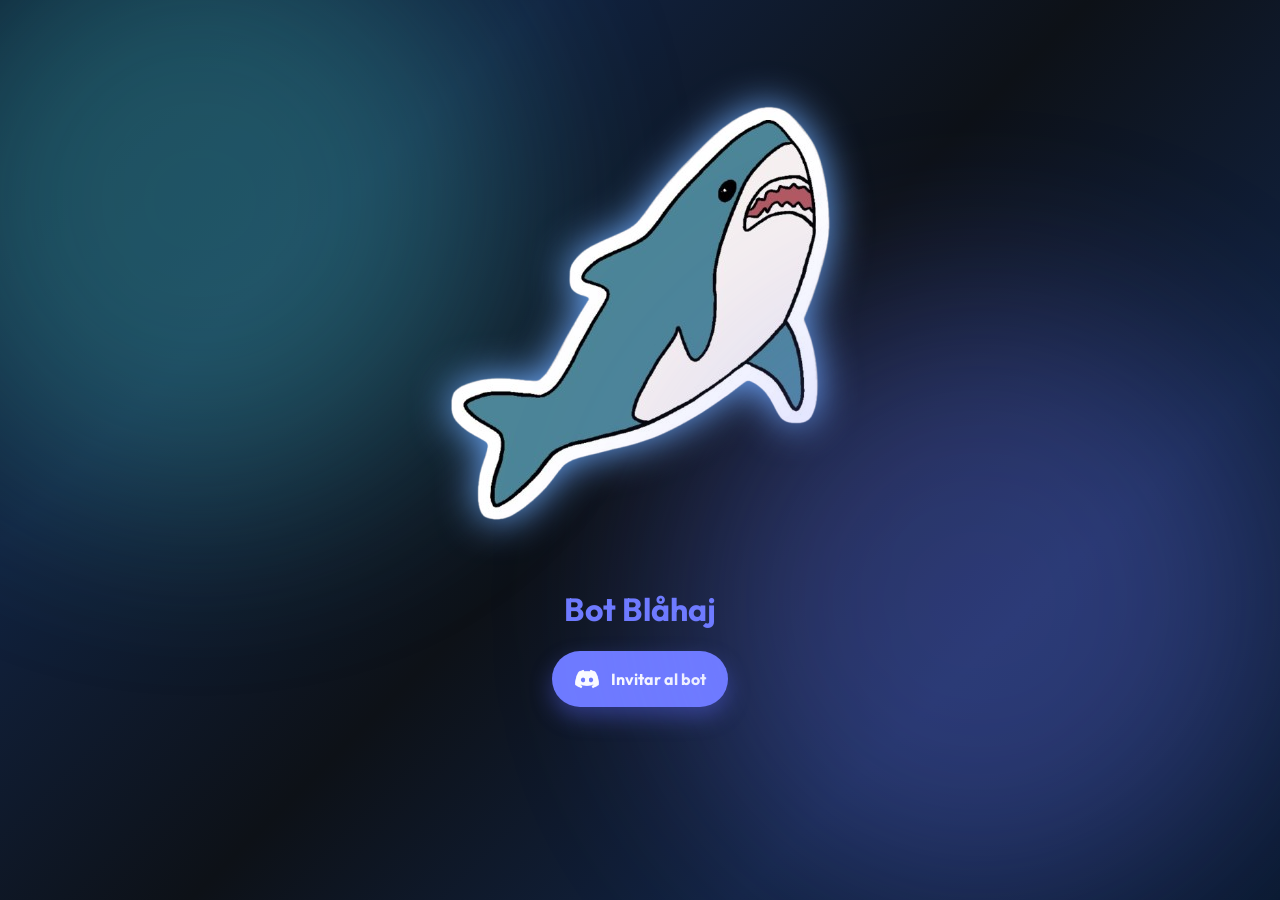
<file: index.html>
<!DOCTYPE html>
<html lang="es">

<head>
    <meta charset="UTF-8">
    <meta name="viewport" content="width=device-width, initial-scale=1.0">
    <meta name="theme-color" content="#112240" />
    <meta name="description" content="Bot de discord de moderacion, configuracion y logs.">
    <meta name="keywords" content="Blåhaj, Bot, Discord, Moderacion, Configuracion, Logs">
    <meta property="og:title" content="Bot Blåhaj">
    <meta property="og:description"
        content="El mejor bot de moderación, configuración y logs para tu servidor de Discord.">
    <meta property="og:image" content="https://botblahaj.com/imagenes/logo.png">
    <meta property="og:url" content="https://botblahaj.com/">
    <meta property="og:type" content="website">
    <meta name="twitter:card" content="summary_large_image">
    <title>Bot Blåhaj</title>
    <link rel="icon" href="imagenes/logo.png" type="image/png">
    <link rel="stylesheet" href="css/general.css">
</head>

<body>
    <main id="inicio" style="text-align:center; padding-top:5%;" onclick=" window.location.href='es/info'">
        <img class="saltaloconejo" src="imagenes/logo.png" alt="Logo animado del Bot Blåhaj">
        <h1>Bot Blåhaj</h1>
        <a class="botomcito" href="https://discord.com/oauth2/authorize?client_id=1448705396536774810" target="_blank">
            <img style="max-width: 26px;" src="../imagenes/discord.png" alt="Icono de Discord">Invitar al bot</a>
    </main>
</body>

</html>
</file>
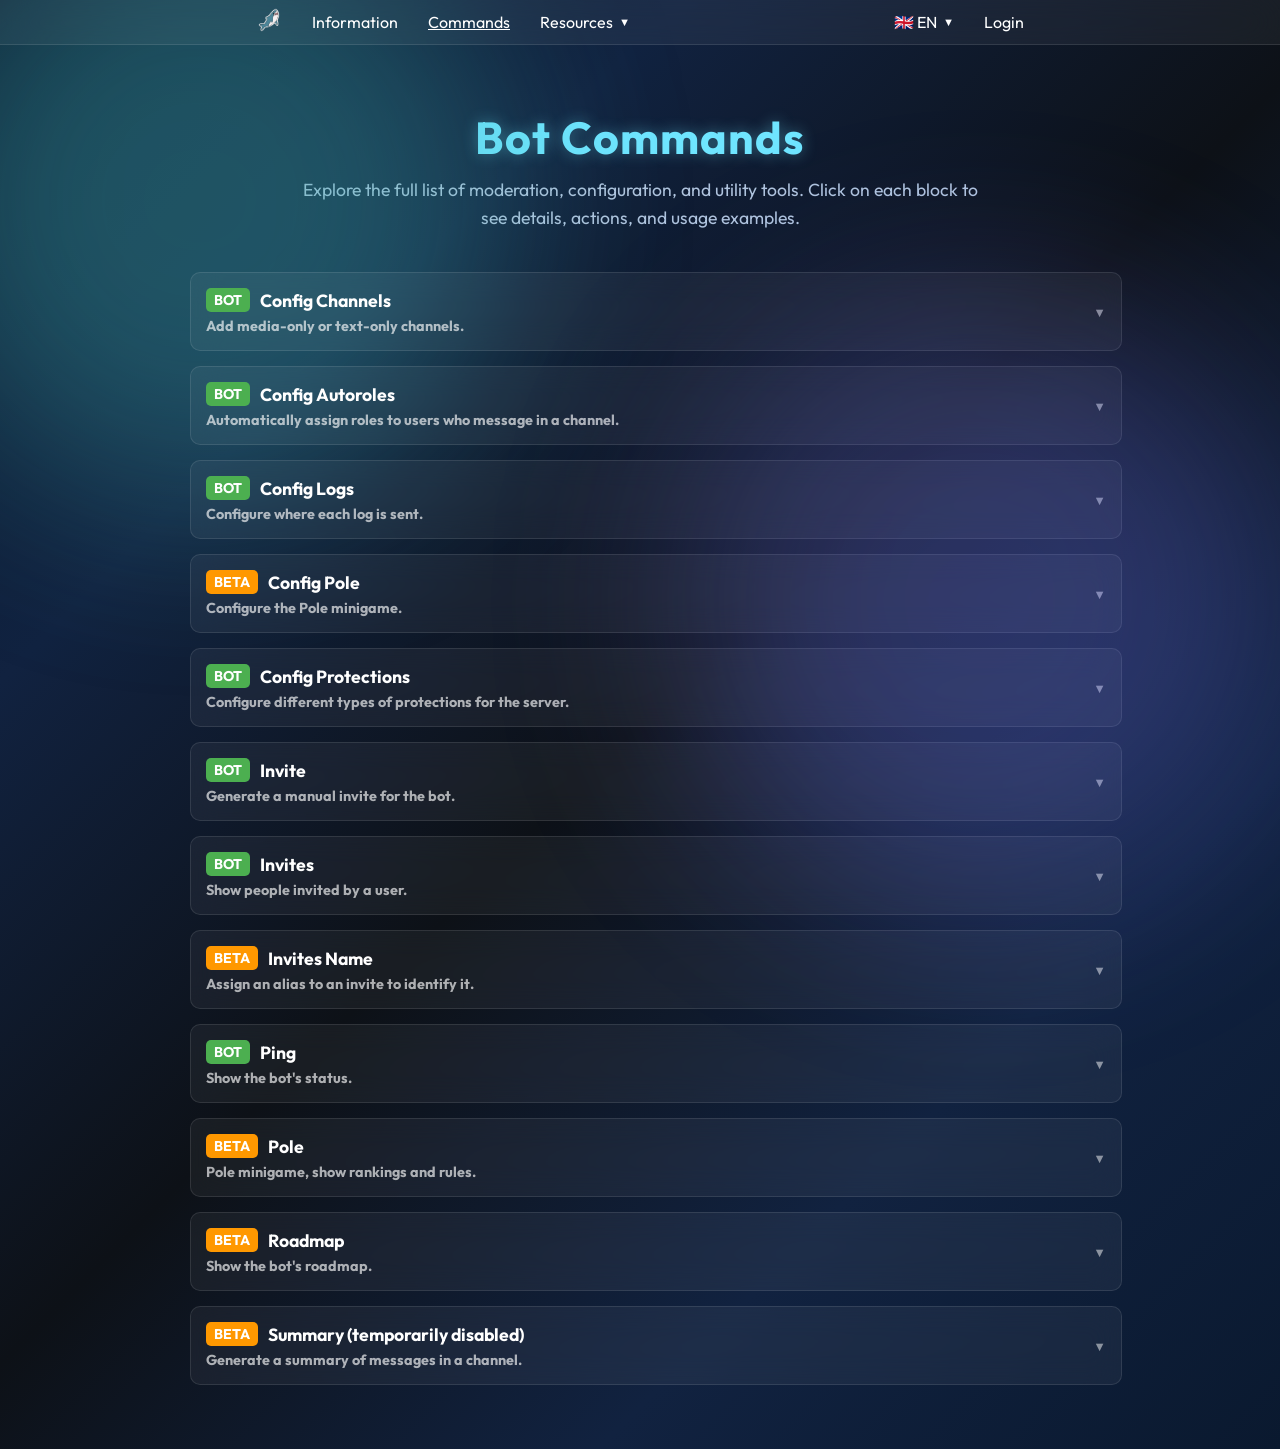
<file: en/comands.html>
<!DOCTYPE html>
<html lang="en">

<head>
    <meta charset="UTF-8">
    <meta name="viewport" content="width=device-width, initial-scale=1.0">
    <meta property="og:title" content="Commands | Blåhaj Bot">
    <meta property="og:description"
        content="The best moderation, configuration, and logging bot for your Discord server.">
    <meta property="og:image" content="https://botblahaj.com/imagenes/logo.png">
    <meta property="og:url" content="https://botblahaj.com/en/comands.html">
    <meta property="og:type" content="website">
    <meta name="twitter:card" content="summary_large_image">
    <title>Commands | Blåhaj Bot</title>
    <link rel="icon" href="../imagenes/logo.png" type="image/png">
    <link rel="alternate" hreflang="es" href="https://botblahaj.com/es/comands.html">
    <link rel="stylesheet" href="../css/general.css">
    <link rel="stylesheet" href="../css/nav.css">
    <link rel="stylesheet" href="../css/comandos.css">
</head>

<body>
    <nav class="navegacion"> <!-- Navigation menu -->
        <ul style="display:flex; gap:30px ;margin:0% 20% 0% 20%">
            <li><a href="../index"><img style="max-width: 26px;" alt="." src="../imagenes/logo.png"></a></li>
            <li><a href="info">Information</a></li>
            <li><a href="comands"><u>Commands</u></a></li>
            <li> <!-- Resources Dropdown -->
                <details>
                    <summary style="cursor:pointer;">Resources</summary>
                    <ul style="position: absolute;">
                        <li><a href="mantenimiento">Support</a></li>
                        <li><a href="roadmap">Roadmap</a></li>
                        <li><a href="status">Status</a></li>
                    </ul>
                </details>
            </li>
            <li style="margin-left: auto;"> <!-- Language Dropdown -->
                <details>
                    <summary style="cursor:pointer;">🇬🇧 EN</summary>
                    <ul style="position: absolute;">
                        <li><a href="../es/comands">🇪🇸 Español</a></li>
                        <li><a href="comands">🇬🇧 English</a></li>
                    </ul>
                </details>
            </li>
            <li><a href="mantenimiento">Login</a></li>
        </ul>
    </nav>

    <main style="max-width: 900px; min-width: 600px; margin: 5% auto; padding: 0 20px;">
        <div class="titulo-principal">
            <h1>Bot Commands</h1>
            <p>Explore the full list of moderation, configuration, and utility tools. Click on each block to see
                details, actions, and usage examples.</p>
        </div>
        <div style="display: grid; grid-template-columns: repeat(1, 1fr); gap:15px;">

            <!-- Command config_canales -->
            <details name="comandos" class="bloques">
                <summary class="flechita" style="cursor:pointer;">
                    <span class="titulo">
                        <span>
                            <span class="badge normal">BOT</span>Config Channels
                        </span>
                        <span class="descripcion">Add media-only or text-only channels.</span>
                    </span>
                </summary>
                <hr>
                <div>
                    <p> <strong>Example:</strong> <code> /config_canales [action]</code> </p>
                    <p>Options:</p>
                    <details class="opciones">
                        <summary class="flechita">Actions</summary>
                        <ul class="lista-items">
                            <li> View configuration</li>
                            <li> Media only > Add channel</li>
                            <li> Media only > Remove channel</li>
                            <li> Text only > Add channel</li>
                            <li> Text only > Remove channel</li>
                        </ul>
                    </details>
                </div>
            </details>

            <!-- Command config_autoroles -->
            <details name="comandos" class="bloques">
                <summary class="flechita" style="cursor:pointer;">
                    <span class="titulo">
                        <span>
                            <span class="badge normal">BOT</span>Config Autoroles
                        </span>
                        <span class="descripcion">Automatically assign roles to users who message in a channel.</span>
                    </span>
                </summary>
                <hr>
                <div>
                    <p> <strong>Example:</strong> <code> /config_autoroles [status] [channel] [role]</code> </p>
                    <p>Options:</p>
                    <details class="opciones">
                        <summary class="flechita">Status</summary>
                        <ul class="lista-items">
                            <li>Enable</li>
                            <li>Disable</li>
                        </ul>
                    </details>
                    <details class="opciones">
                        <summary class="flechita">Channel</summary>
                        <ul class="lista-items">
                            <li>Select the channel to enable it on</li>
                        </ul>
                    </details>
                    <details class="opciones">
                        <summary class="flechita">Role</summary>
                        <ul class="lista-items">
                            <li>Role to assign</li>
                        </ul>
                    </details>
                </div>
            </details>

            <!-- Command config_logs -->
            <details name="comandos" class="bloques">
                <summary class="flechita" style="cursor:pointer;">
                    <span class="titulo">
                        <span>
                            <span class="badge normal">BOT</span>Config Logs
                        </span>
                        <span class="descripcion">Configure where each log is sent.</span>
                    </span>
                </summary>
                <hr>
                <div>
                    <p> <strong>Example:</strong> <code> /config_logs [action]</code> </p>
                    <p>Options:</p>
                </div>
            </details>

            <!-- Command config_pole -->
            <details name="comandos" class="bloques">
                <summary class="flechita" style="cursor:pointer;">
                    <span class="titulo">
                        <span>
                            <span class="badge beta">BETA</span>Config Pole
                        </span>
                        <span class="descripcion">Configure the Pole minigame.</span>
                    </span>
                </summary>
                <hr>
                <div>
                    <p> <strong>Example:</strong> <code> /config_pole [status] [channel]</code> </p>
                    <p>Options:</p>
                </div>
            </details>

            <!-- Command config_protecciones -->
            <details name="comandos" class="bloques">
                <summary class="flechita" style="cursor:pointer;">
                    <span class="titulo">
                        <span>
                            <span class="badge normal">BOT</span>Config Protections
                        </span>
                        <span class="descripcion">Configure different types of protections for the server.</span>
                    </span>
                </summary>
                <hr>
                <div>
                    <p> <strong>Example:</strong> <code> /config_protecciones [action]</code> </p>
                    <p>Options:</p>
                </div>
            </details>

            <!-- Command invite -->
            <details name="comandos" class="bloques">
                <summary class="flechita" style="cursor:pointer;">
                    <span class="titulo">
                        <span>
                            <span class="badge normal">BOT</span>Invite
                        </span>
                        <span class="descripcion">Generate a manual invite for the bot.</span>
                    </span>
                </summary>
                <hr>
                <div>
                    <p> <strong>Example:</strong> <code> /invite</code> </p>
                </div>
            </details>

            <!-- Command invites -->
            <details name="comandos" class="bloques">
                <summary class="flechita" style="cursor:pointer;">
                    <span class="titulo">
                        <span>
                            <span class="badge normal">BOT</span>Invites
                        </span>
                        <span class="descripcion">Show people invited by a user.</span>
                    </span>
                </summary>
                <hr>
                <div>
                    <p> <strong>Example:</strong> <code> /invites [user]</code> </p>
                    <p>Options:</p>
                </div>
            </details>

            <!-- Command invites_name -->
            <details name="comandos" class="bloques">
                <summary class="flechita" style="cursor:pointer;">
                    <span class="titulo">
                        <span>
                            <span class="badge beta">BETA</span>Invites Name
                        </span>
                        <span class="descripcion">Assign an alias to an invite to identify it.</span>
                    </span>
                </summary>
                <hr>
                <div>
                    <p> <strong>Example:</strong> <code> /invites_name [code] [name]</code> </p>
                    <p>Options:</p>
                </div>
            </details>

            <!-- Command ping -->
            <details name="comandos" class="bloques">
                <summary class="flechita" style="cursor:pointer;">
                    <span class="titulo">
                        <span>
                            <span class="badge normal">BOT</span>Ping
                        </span>
                        <span class="descripcion">Show the bot's status.</span>
                    </span>
                </summary>
                <hr>
                <div>
                    <p> <strong>Example:</strong> <code> /ping</code> </p>
                </div>
            </details>

            <!-- Command Pole -->
            <details name="comandos" class="bloques">
                <summary class="flechita" style="cursor:pointer;">
                    <span class="titulo">
                        <span>
                            <span class="badge beta">BETA</span>Pole
                        </span>
                        <span class="descripcion">Pole minigame, show rankings and rules.</span>
                    </span>
                </summary>
                <hr>
                <div>
                    <p> <strong>Example:</strong> <code> /pole [action]</code> </p>
                    <p>Options:</p>
                </div>
            </details>

            <!-- Command roadmap -->
            <details name="comandos" class="bloques">
                <summary class="flechita" style="cursor:pointer;">
                    <span class="titulo">
                        <span>
                            <span class="badge beta">BETA</span>Roadmap
                        </span>
                        <span class="descripcion">Show the bot's roadmap.</span>
                    </span>
                </summary>
                <hr>
                <div>
                    <p> <strong>Example:</strong> <code> /roadmap</code> </p>
                </div>
            </details>

            <!-- Command resumen -->
            <details name="comandos" class="bloques">
                <summary class="flechita" style="cursor:pointer;">
                    <span class="titulo">
                        <span>
                            <span class="badge beta">BETA</span>Summary (temporarily disabled)
                        </span>
                        <span class="descripcion">Generate a summary of messages in a channel.</span>
                    </span>
                </summary>
                <hr>
                <div>
                    <p> <strong>Example:</strong> <code> /resumen [channel] [time]</code> </p>
                    <p>Options:</p>
                </div>
            </details>

        </div>
    </main>
</body>

</html>
</file>
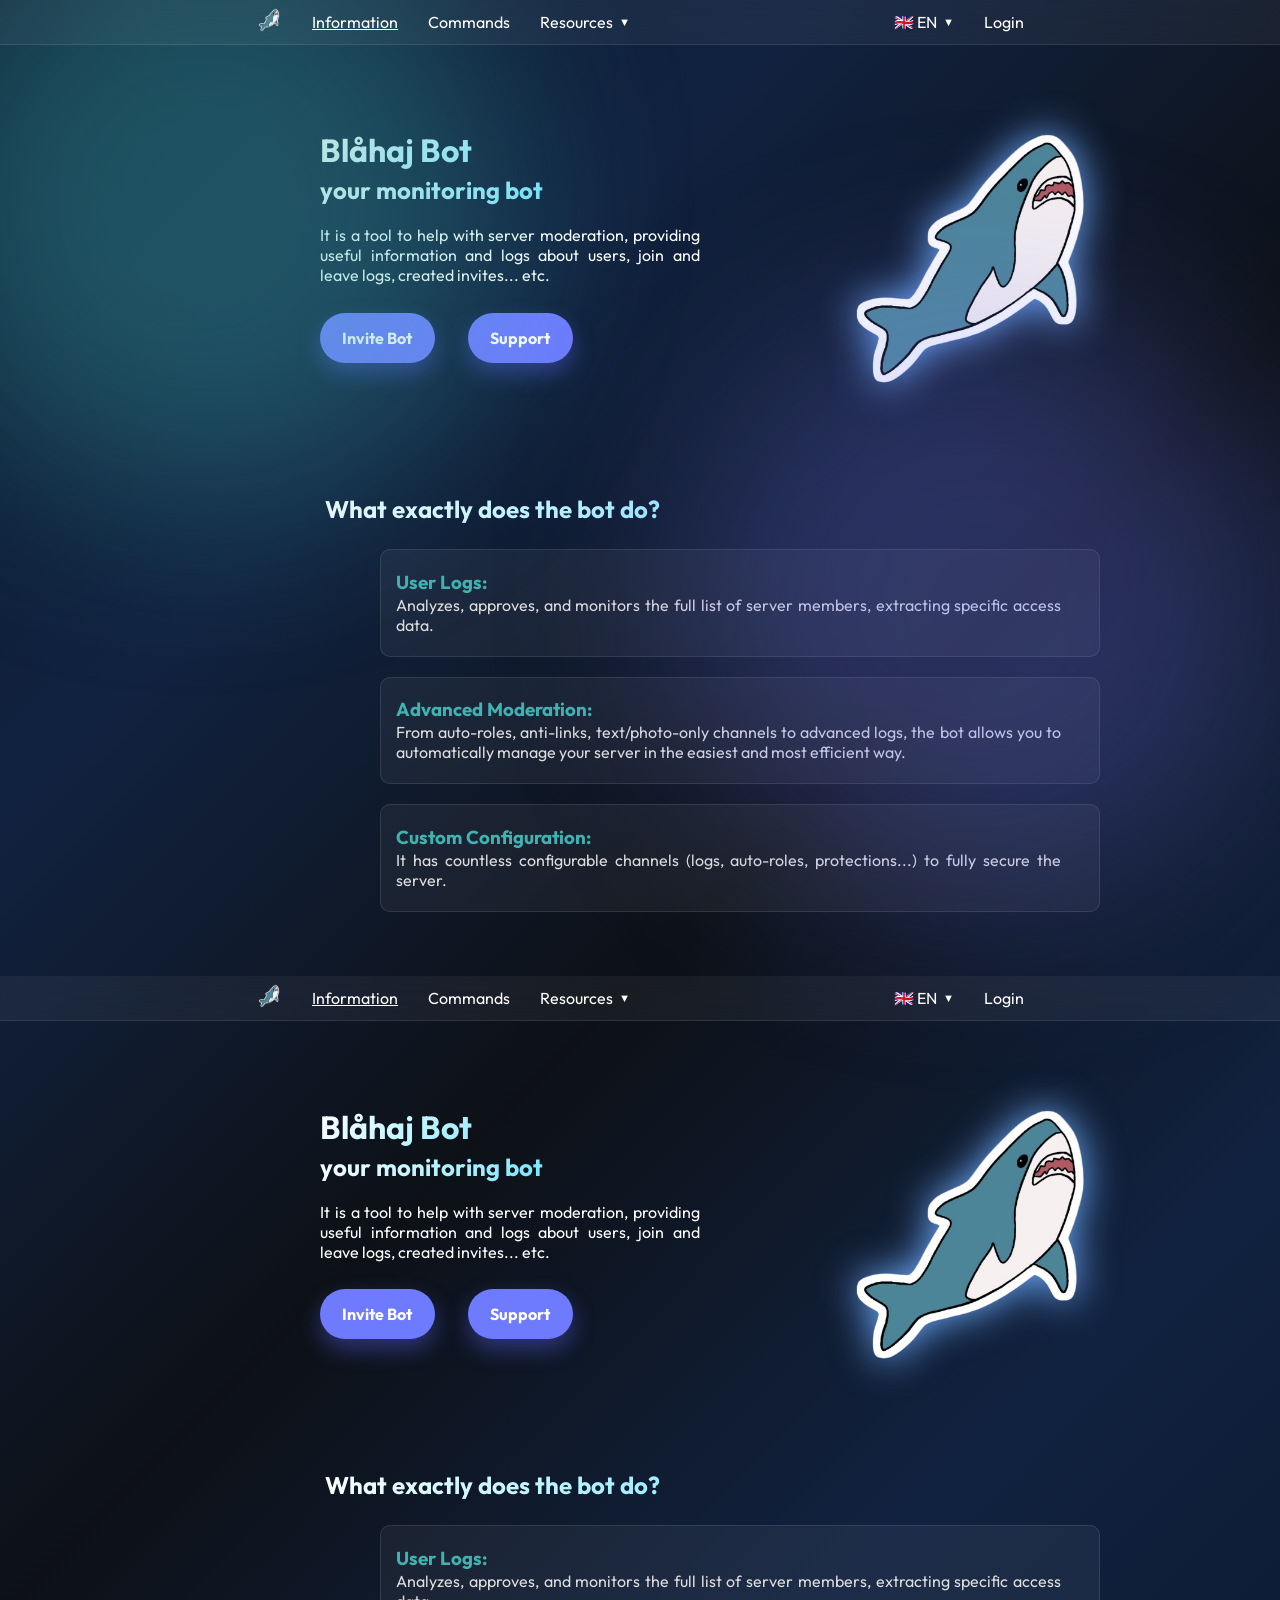
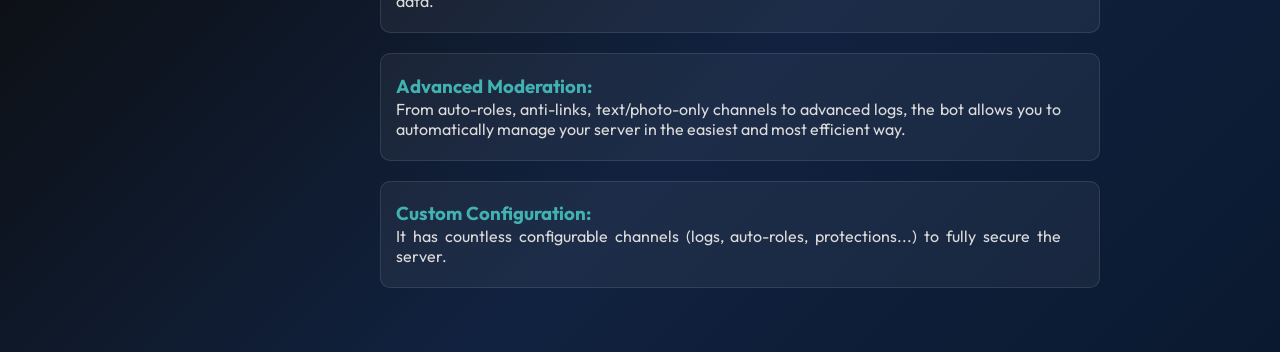
<file: en/info.html>
<!DOCTYPE html>
<html lang="en">

<head>
    <meta charset="UTF-8">
    <meta name="viewport" content="width=device-width, initial-scale=1.0">
    <meta property="og:title" content="Information | Blåhaj Bot">
    <meta property="og:description"
        content="The best moderation, configuration, and logging bot for your Discord server.">
    <meta property="og:image" content="https://botblahaj.com/imagenes/logo.png">
    <meta property="og:url" content="https://botblahaj.com/en/info.html">
    <meta property="og:type" content="website">
    <meta name="twitter:card" content="summary_large_image">
    <title>Information | Blåhaj Bot</title>
    <link rel="icon" href="../imagenes/logo.png" type="image/png">
    <link rel="alternate" hreflang="es" href="https://botblahaj.com/es/info.html">
    <link rel="stylesheet" href="../css/info.css">
    <link rel="stylesheet" href="../css/general.css">
    <link rel="stylesheet" href="../css/nav.css">
</head>

<body>
    <nav class="navegacion"> <!-- Navigation menu -->
        <ul style="display:flex; gap:30px ;margin:0% 20% 0% 20%">
            <!-- Enlaces apuntan a los archivos en inglés dentro de la misma carpeta /en -->
            <li><a href="../index"><img style="max-width: 26px;" alt="." src="../imagenes/logo.png"></a></li>
            <li><a href="info"><u>Information</u></a></li>
            <li><a href="comands">Commands</a></li>
            <li> <!-- Resources Dropdown -->
                <details>
                    <summary style="cursor:pointer;">Resources</summary>
                    <ul style="position: absolute;">
                        <li><a href="mantenimiento">Support</a></li>
                        <li><a href="roadmap">Roadmap</a></li>
                        <li><a href="status">Status</a></li>
                    </ul>
                </details>
            </li>
            <li style="margin-left: auto;"> <!-- Language Dropdown -->
                <details>
                    <summary style="cursor:pointer;">🇬🇧 EN</summary>
                    <ul style="position: absolute;">
                        <li><a href="../es/info">🇪🇸 Español</a></li>
                        <li><a href="info">🇬🇧 English</a></li>
                    </ul>
                </details>
            </li>
            <li><a href="mantenimiento">Login</a></li>
        </ul>
    </nav>

    <main style="min-width:800px; text-align:justify; margin:5% 25% 5% 25%">

        <!-- Top text and logo -->
        <div style="display: flex;">
            <div class="toptext">
                <h1 class="titulos-color">Blåhaj Bot</h1>
                <h2 class="titulos-color">your monitoring bot</h2>
                <p> It is a tool to help with server moderation, providing useful information and logs about users, join
                    and leave logs, created invites... etc. </p>
                <a class="botomcito" href="https://discord.com/oauth2/authorize?client_id=1448705396536774810"
                    target="_blank">Invite Bot</a>
                <a class="botomcito" style="margin-left: 30px;" href="">Support</a>
            </div>
            <!-- Ruta actualizada para la imagen -->
            <img class="saltaloconejo" src="../imagenes/logo.png" style="width: 300px;">
        </div>

        <!-- Bottom text with descriptions -->
        <div class="descripciones" style="margin-top: 10%;">
            <h2 class="titulos-color">What exactly does the bot do?</h2>
            <ul>
                <li>
                    <h3>User Logs:</h3> Analyzes, approves, and monitors the full list of server members, extracting
                    specific access data. <br><br>
                </li>
                <li>
                    <h3>Advanced Moderation:</h3> From auto-roles, anti-links, text/photo-only channels to advanced
                    logs, the bot allows you to automatically manage your server in the easiest and most efficient way.
                    <br><br>
                </li>
                <li>
                    <h3>Custom Configuration:</h3> It has countless configurable channels (logs, auto-roles,
                    protections...) to fully secure the server. <br><br>
                </li>
            </ul>
        </div>
    </main>
</body>

</html><!DOCTYPE html>
<html lang="en">

<head>
    <meta charset="UTF-8">
    <meta name="viewport" content="width=device-width, initial-scale=1.0">
    <title>Information | Blåhaj Bot</title>
    <!-- Actualizadas las rutas para salir de la carpeta 'en' y buscar en la raíz -->
    <link rel="icon" href="../imagenes/logo.png" type="image/png">
    <link rel="stylesheet" href="../css/info.css">
    <link rel="stylesheet" href="../css/general.css">
    <link rel="stylesheet" href="../css/nav.css">
</head>

<body>
    <nav class="navegacion"> <!-- Navigation menu -->
        <ul style="display:flex; gap:30px ;margin:0% 20% 0% 20%">
            <!-- Enlaces apuntan a los archivos en inglés dentro de la misma carpeta /en -->
            <li><a href="../en/index.html"><img style="max-width: 26px;" src="../imagenes/logo.png"></a></li>
            <li><a href="../en/info.html"><u>Information</u></a></li>
            <li><a href="../en/comands.html">Commands</a></li>
            <li> <!-- Resources Dropdown -->
                <details>
                    <summary style="cursor:pointer;">Resources</summary>
                    <ul style="position: absolute;">
                        <li><a href="">Support</a></li>
                        <li><a href="../en/roadmap.html">Roadmap</a></li>
                        <li><a href="">Status</a></li>
                    </ul>
                </details>
            </li>
            <li style="margin-left: auto;"> <!-- Language Dropdown -->
                <details>
                    <summary style="cursor:pointer;">🇬🇧 EN</summary>
                    <ul style="position: absolute;">
                        <li><a href="../es/info.html">🇪🇸 EJpaño</a></li>
                        <li><a href="../en/info.html">🇬🇧 Gringo</a></li>
                    </ul>
                </details>
            </li>
            <li><a href="">Login</a></li>
        </ul>
    </nav>

    <main style="min-width:800px; text-align:justify; margin:5% 25% 5% 25%">

        <!-- Top text and logo -->
        <div style="display: flex;">
            <div class="toptext">
                <h1 class="titulos-color">Blåhaj Bot</h1>
                <h2 class="titulos-color">your monitoring bot</h2>
                <p> It is a tool to help with server moderation, providing useful information and logs about users, join
                    and leave logs, created invites... etc. </p>
                <a class="botomcito" href="https://discord.com/oauth2/authorize?client_id=1448705396536774810"
                    target="_blank">Invite Bot</a>
                <a class="botomcito" style="margin-left: 30px;" href="">Support</a>
            </div>
            <!-- Ruta actualizada para la imagen -->
            <img class="saltaloconejo" src="../imagenes/logo.png" style="width: 300px;">
        </div>

        <!-- Bottom text with descriptions -->
        <div class="descripciones" style="margin-top: 10%;">
            <h2 class="titulos-color">What exactly does the bot do?</h2>
            <ul>
                <li>
                    <h3>User Logs:</h3> Analyzes, approves, and monitors the full list of server members, extracting
                    specific access data. <br><br>
                </li>
                <li>
                    <h3>Advanced Moderation:</h3> From auto-roles, anti-links, text/photo-only channels to advanced
                    logs, the bot allows you to automatically manage your server in the easiest and most efficient way.
                    <br><br>
                </li>
                <li>
                    <h3>Custom Configuration:</h3> It has countless configurable channels (logs, auto-roles,
                    protections...) to fully secure the server. <br><br>
                </li>
            </ul>
        </div>
    </main>
</body>

</html>
</file>
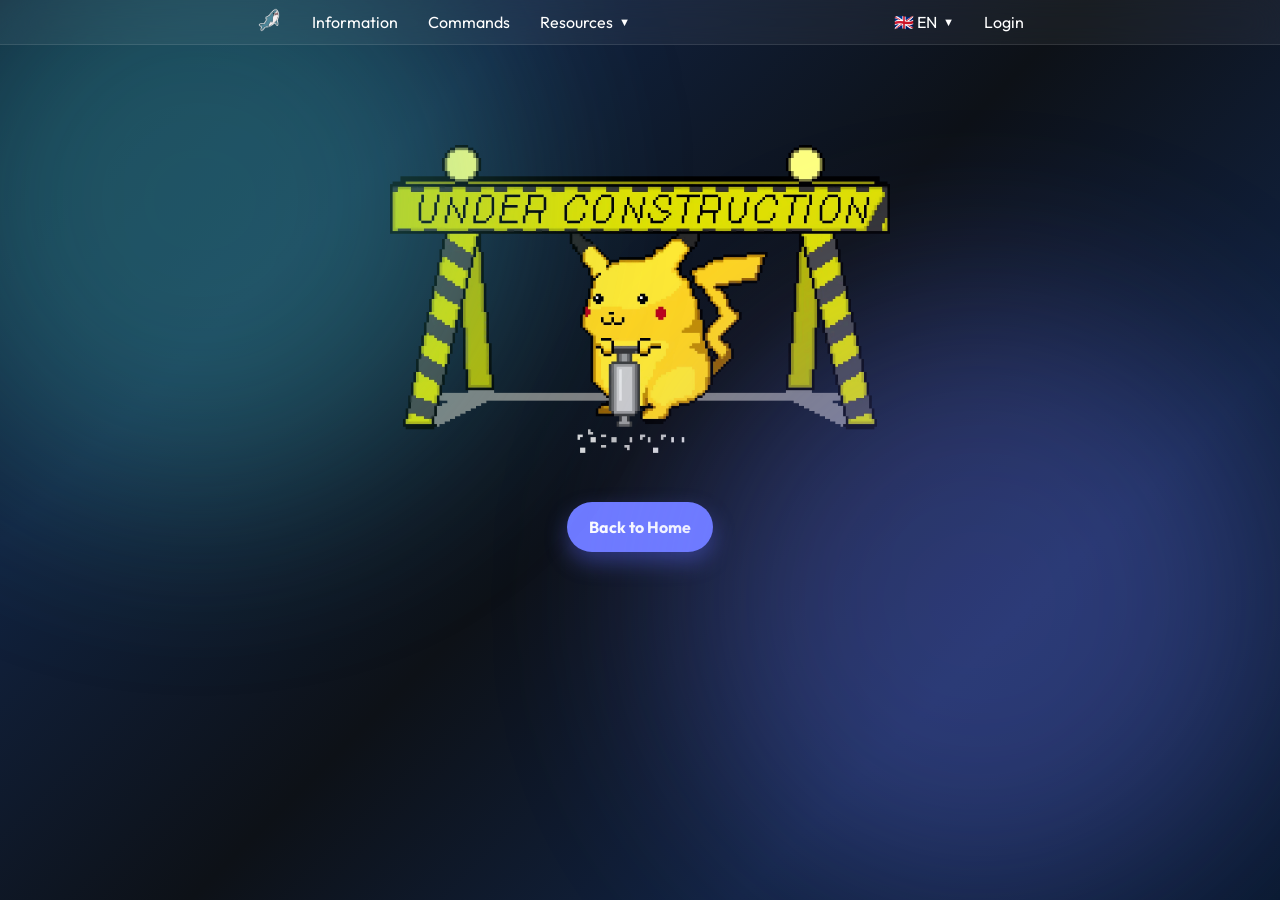
<file: en/mantenimiento.html>
<!DOCTYPE html>
<html lang="en">

<head>
    <meta charset="UTF-8">
    <meta name="viewport" content="width=device-width, initial-scale=1.0">
    <title>Under Construction | Blåhaj Bot</title>
    <link rel="icon" href="../imagenes/logo.png" type="image/png">
    <link rel="stylesheet" href="../css/general.css">
    <link rel="stylesheet" href="../css/nav.css">
</head>

<body>
    <nav class="navegacion"> <!-- Navigation menu -->
        <ul style="display:flex; gap:30px ;margin:0% 20% 0% 20%">
            <li><a href="../index"><img style="max-width: 26px;" alt="." src="../imagenes/logo.png"></a></li>
            <li><a href="info">Information</a></li>
            <li><a href="comands">Commands</a></li>
            <li> <!-- Resources Dropdown -->
                <details>
                    <summary style="cursor:pointer;">Resources</summary>
                    <ul style="position: absolute;">
                        <li><a href="mantenimiento">Support</a></li>
                        <li><a href="roadmap">Roadmap</a></li>
                        <li><a href="status">Status</a></li>
                    </ul>
                </details>
            </li>
            <li style="margin-left: auto;"> <!-- Language Dropdown -->
                <details>
                    <summary style="cursor:pointer;">🇬🇧 EN</summary>
                    <ul style="position: absolute;">
                        <li><a href="../es/mantenimiento">🇪🇸 Español</a></li>
                        <li><a href="mantenimiento">🇬🇧 English</a></li>
                    </ul>
                </details>
            </li>
            <li><a href="mantenimiento">Login</a></li>
        </ul>
    </nav>

    <main style="text-align: center; margin-top: 100px; padding: 0 20px;">
        <div style="max-width: 500px; margin: 0 auto">
            <img src="../imagenes/wip.gif" alt="Sección en construcción" style="width: 100%">
        </div>
        <a href="info" class="botomcito" style="display: inline-block; margin-top: 40px; text-decoration: none;">Back to
            Home</a>
    </main>
</body>

</html>
</file>
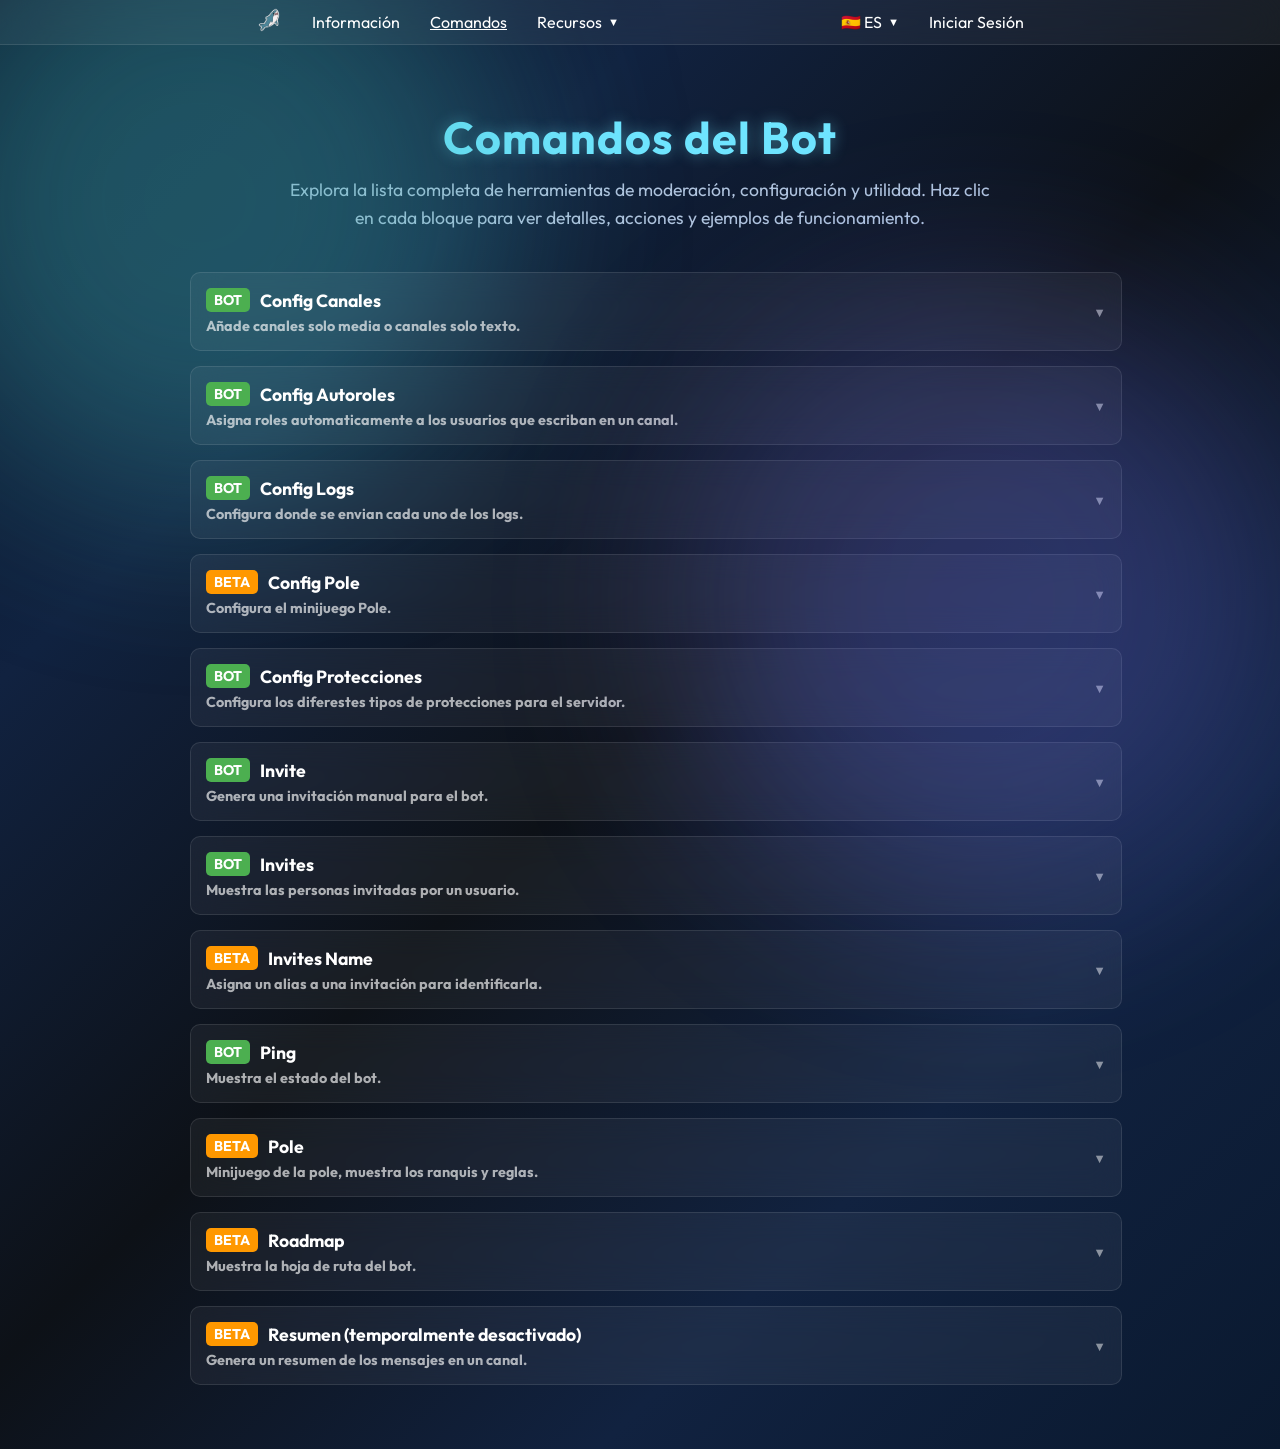
<file: es/comands.html>
<!DOCTYPE html>
<html lang="es">

<head>
    <meta charset="UTF-8">
    <meta name="viewport" content="width=device-width, initial-scale=1.0">
    <meta property="og:title" content="Comandos | Bot Blåhaj">
    <meta property="og:description"
        content="El mejor bot de moderación, configuración y logs para tu servidor de Discord.">
    <meta property="og:image" content="https://botblahaj.com/imagenes/logo.png">
    <meta property="og:url" content="https://botblahaj.com/es/comands.html">
    <meta property="og:type" content="website">
    <meta name="twitter:card" content="summary_large_image">
    <title>Comandos | Bot Blåhaj</title>
    <link rel="alternate" hreflang="en" href="https://botblahaj.com/en/comands.html">
    <link rel="icon" href="../imagenes/logo.png" type="image/png">
    <link rel="stylesheet" href="../css/general.css">
    <link rel="stylesheet" href="../css/nav.css">
    <link rel="stylesheet" href="../css/comandos.css?v=1.1">
</head>

<body>
    <nav class="navegacion"> <!--Menu de navegacion para todas las paginas-->
        <ul style="display:flex; gap:30px ;margin:0% 20% 0% 20%">
            <li><a href="../index"><img style="max-width: 26px;" alt="." src="../imagenes/logo.png"></a></li>
            <li><a href="info">Información</a></li>
            <li><a href="comands"><u>Comandos</u></a></li>
            <li> <!--Desplegable de recursos-->
                <details>
                    <summary style="cursor:pointer;">Recursos </summary>
                    <ul style="position: absolute;">
                        <li><a href="mantenimiento">Soporte</a></li>
                        <li><a href="roadmap">Roadmap</a></li>
                        <li><a href="estado">Estado</a></li>
                    </ul>
                </details>
            </li>
            <li style="margin-left: auto;"> <!--Desplegable de Idiomas-->
                <details>
                    <summary style="cursor:pointer;">🇪🇸 ES</summary>
                    <ul style="position: absolute;">
                        <li><a href="comands">🇪🇸 Español</a></li>
                        <li><a href="../en/comands">🇬🇧 English</a></li>
                    </ul>
                </details>
            </li>
            <li><a href="mantenimiento">Iniciar Sesión</a></li>
        </ul>
    </nav>

    <main style="max-width: 900px; min-width: 600px; margin: 5% auto; padding: 0 20px;">
        <div class="titulo-principal">
            <h1>Comandos del Bot</h1>
            <p>Explora la lista completa de herramientas de moderación, configuración y utilidad. Haz clic en cada
                bloque para ver detalles, acciones y ejemplos de funcionamiento.
            </p>
        </div>
        <div style="display: grid; grid-template-columns: repeat(1, 1fr); gap:15px;">

            <!-- Comando config_canales -->
            <details name="comandos" class="bloques">
                <summary class="flechita" style="cursor:pointer;">
                    <span class="titulo">
                        <span> <!--Titulo-->
                            <span class="badge normal">BOT</span>Config Canales
                        </span> <!--Descripcion-->
                        <span class="descripcion">Añade canales solo media o canales solo texto.</span>
                    </span>
                </summary>
                <hr>
                <div> <!--Informacion del comando-->
                    <p> <strong>Ejemplo:</strong> <code> /config_canales [accion]</code> </p>
                    <p>Opciones:</p>
                    <details class="opciones">
                        <summary class="flechita">Acciones</summary>
                        <ul class="lista-items">
                            <li> Ver configuarcion</li>
                            <li> Solo media > Añadir canal</li>
                            <li> Solo media > Eliminar canal</li>
                            <li> Solo texto > Añadir canal</li>
                            <li> Solo texto > Eliminar canal</li>
                        </ul>
                    </details>
                </div>
            </details>

            <!-- Comando config_autoroles -->
            <details name="comandos" class="bloques">
                <summary class="flechita" style="cursor:pointer;">
                    <span class="titulo">
                        <span> <!--Titulo-->
                            <span class="badge normal">BOT</span>Config Autoroles
                        </span> <!--Descripcion-->
                        <span class="descripcion">Asigna roles automaticamente a los usuarios que escriban en un
                            canal.</span>
                    </span>
                </summary>
                <hr>
                <div> <!--Informacion del comando-->
                    <p> <strong>Ejemplo:</strong> <code> /config_autoroles [estado] [canal] [rol]</code> </p>
                    <p>Opciones:</p>
                    <details class="opciones">
                        <summary class="flechita">Estado</summary>
                        <ul class="lista-items">
                            <li>Activar</li>
                            <li>Desactivar</li>
                        </ul>
                    </details>
                    <details class="opciones">
                        <summary class="flechita">Canal</summary>
                        <ul class="lista-items">
                            <li>Selecciona el canal donde se activara</li>
                        </ul>
                    </details>
                    <details class="opciones">
                        <summary class="flechita">Rol</summary>
                        <ul class="lista-items">
                            <li>Rol a asignar</li>
                        </ul>
                    </details>
                </div>
            </details>

            <!-- Comando config_logs  -->
            <details name="comandos" class="bloques">
                <summary class="flechita" style="cursor:pointer;">
                    <span class="titulo">
                        <span> <!--Titulo-->
                            <span class="badge normal">BOT</span>Config Logs
                        </span> <!--Descripcion-->
                        <span class="descripcion">Configura donde se envian cada uno de los logs.</span>
                    </span>
                </summary>
                <hr>
                <div> <!--Informacion del comando-->
                    <p> <strong>Ejemplo:</strong> <code> /config_logs [accion]</code> </p>
                    <p>Opciones:</p>
                </div>
            </details>

            <!-- Comando config_pole-->
            <details name="comandos" class="bloques">
                <summary class="flechita" style="cursor:pointer;">
                    <span class="titulo">
                        <span> <!--Titulo-->
                            <span class="badge beta">BETA</span>Config Pole
                        </span> <!--Descripcion-->
                        <span class="descripcion">Configura el minijuego Pole.</span>
                    </span>
                </summary>
                <hr>
                <div> <!--Informacion del comando-->
                    <p> <strong>Ejemplo:</strong> <code> /config_pole [estado] [canal]</code> </p>
                    <p>Opciones:</p>
                </div>
            </details>

            <!-- Comando config_protecciones -->
            <details name="comandos" class="bloques">
                <summary class="flechita" style="cursor:pointer;">
                    <span class="titulo">
                        <span> <!--Titulo-->
                            <span class="badge normal">BOT</span>Config Protecciones
                        </span> <!--Descripcion-->
                        <span class="descripcion">Configura los diferestes tipos de protecciones para el
                            servidor.</span>
                    </span>
                </summary>
                <hr>
                <div> <!--Informacion del comando-->
                    <p> <strong>Ejemplo:</strong> <code> /config_protecciones [accion]</code> </p>
                    <p>Opciones:</p>
                </div>
            </details>

            <!-- Comando invite-->
            <details name="comandos" class="bloques">
                <summary class="flechita" style="cursor:pointer;">
                    <span class="titulo">
                        <span> <!--Titulo-->
                            <span class="badge normal">BOT</span>Invite
                        </span> <!--Descripcion-->
                        <span class="descripcion">Genera una invitación manual para el bot.</span>
                    </span>
                </summary>
                <hr>
                <div> <!--Informacion del comando-->
                    <p> <strong>Ejemplo:</strong> <code> /invite</code> </p>
                </div>
            </details>

            <!-- Comando invites-->
            <details name="comandos" class="bloques">
                <summary class="flechita" style="cursor:pointer;">
                    <span class="titulo">
                        <span> <!--Titulo-->
                            <span class="badge normal">BOT</span>Invites
                        </span> <!--Descripcion-->
                        <span class="descripcion">Muestra las personas invitadas por un usuario.</span>
                    </span>
                </summary>
                <hr>
                <div> <!--Informacion del comando-->
                    <p> <strong>Ejemplo:</strong> <code> /invites [usuario]</code> </p>
                    <p>Opciones:</p>
                </div>
            </details>

            <!-- Comando invites_name-->
            <details name="comandos" class="bloques">
                <summary class="flechita" style="cursor:pointer;">
                    <span class="titulo">
                        <span> <!--Titulo-->
                            <span class="badge beta">BETA</span>Invites Name
                        </span> <!--Descripcion-->
                        <span class="descripcion">Asigna un alias a una invitación para identificarla.</span>
                    </span>
                </summary>
                <hr>
                <div> <!--Informacion del comando-->
                    <p> <strong>Ejemplo:</strong> <code> /invites_name [code] [name]</code> </p>
                    <p>Opciones:</p>
                </div>
            </details>

            <!-- Comando ping-->
            <details name="comandos" class="bloques">
                <summary class="flechita" style="cursor:pointer;">
                    <span class="titulo">
                        <span> <!--Titulo-->
                            <span class="badge normal">BOT</span>Ping
                        </span> <!--Descripcion-->
                        <span class="descripcion">Muestra el estado del bot.</span>
                    </span>
                </summary>
                <hr>
                <div> <!--Informacion del comando-->
                    <p> <strong>Ejemplo:</strong> <code> /ping</code> </p>
                </div>
            </details>

            <!-- Comando Pole-->
            <details name="comandos" class="bloques">
                <summary class="flechita" style="cursor:pointer;">
                    <span class="titulo">
                        <span> <!--Titulo-->
                            <span class="badge beta">BETA</span>Pole
                        </span> <!--Descripcion-->
                        <span class="descripcion">Minijuego de la pole, muestra los ranquis y reglas.</span>
                    </span>
                </summary>
                <hr>
                <div> <!--Informacion del comando-->
                    <p> <strong>Ejemplo:</strong> <code> /pole [accion]</code> </p>
                    <p>Opciones:</p>
                </div>
            </details>

            <!-- Comando roadmap-->
            <details name="comandos" class="bloques">
                <summary class="flechita" style="cursor:pointer;">
                    <span class="titulo">
                        <span> <!--Titulo-->
                            <span class="badge beta">BETA</span>Roadmap
                        </span> <!--Descripcion-->
                        <span class="descripcion">Muestra la hoja de ruta del bot.</span>
                    </span>
                </summary>
                <hr>
                <div> <!--Informacion del comando-->
                    <p> <strong>Ejemplo:</strong> <code> /roadmap</code> </p>
                </div>
            </details>

            <!-- Comando resumen-->
            <details name="comandos" class="bloques">
                <summary class="flechita" style="cursor:pointer;">
                    <span class="titulo">
                        <span> <!--Titulo-->
                            <span class="badge beta">BETA</span>Resumen (temporalmente desactivado)
                        </span> <!--Descripcion-->
                        <span class="descripcion">Genera un resumen de los mensajes en un canal.</span>
                    </span>
                </summary>
                <hr>
                <div> <!--Informacion del comando-->
                    <p> <strong>Ejemplo:</strong> <code> /resumen [canal] [tiempo]</code> </p>
                    <p>Opciones:</p>
                </div>
            </details>

        </div>
    </main>
</body>

</html>
</file>
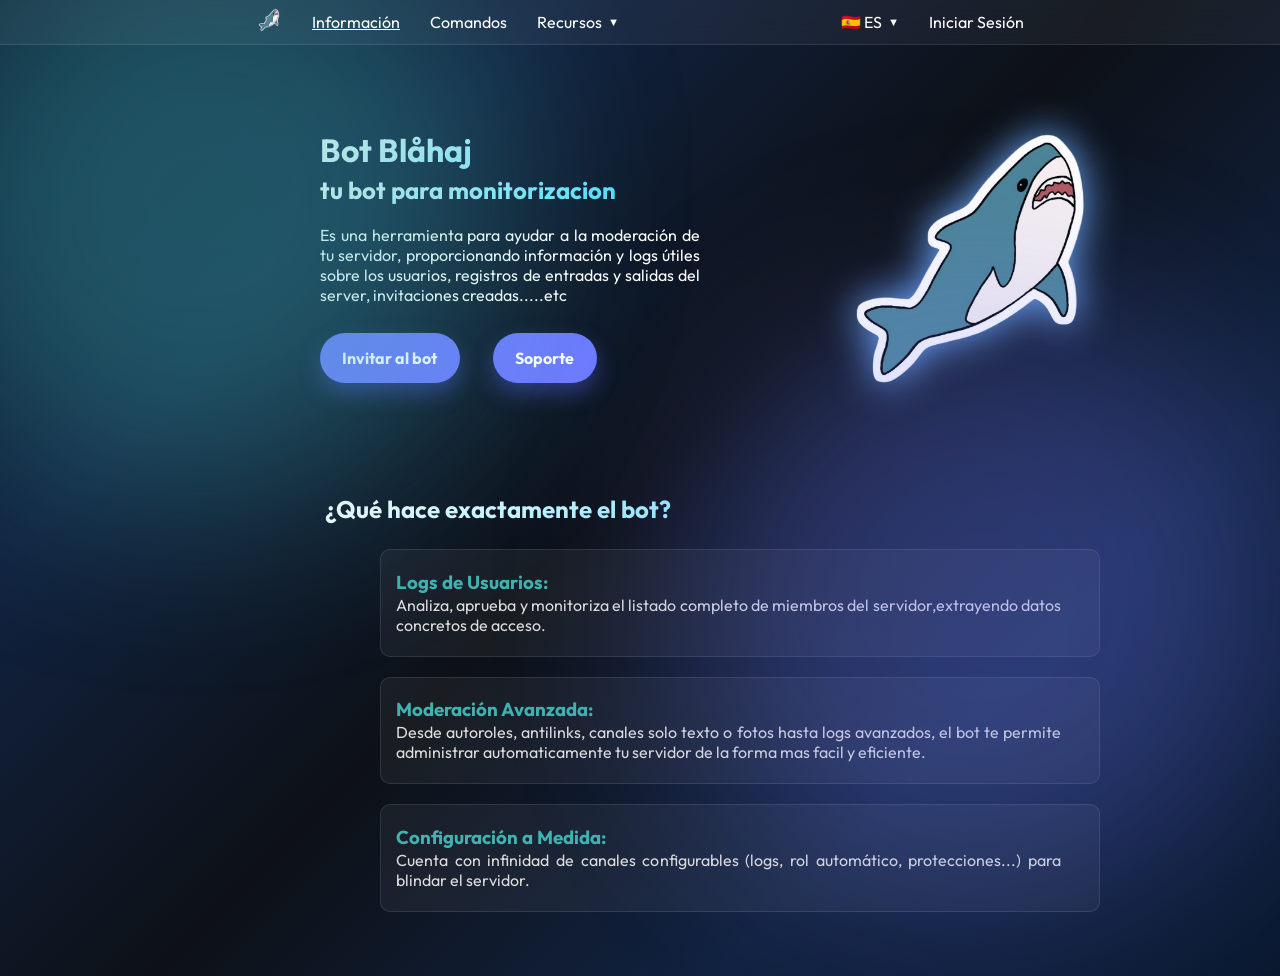
<file: es/info.html>
<!DOCTYPE html>
<html lang="es">

<head>
    <meta charset="UTF-8">
    <meta name="viewport" content="width=device-width, initial-scale=1.0">
    <meta property="og:title" content="Información | Bot Blåhaj">
    <meta property="og:description"
        content="El mejor bot de moderación, configuración y logs para tu servidor de Discord.">
    <meta property="og:image" content="https://botblahaj.com/imagenes/logo.png">
    <meta property="og:url" content="https://botblahaj.com/es/info.html">
    <meta property="og:type" content="website">
    <meta name="twitter:card" content="summary_large_image">
    <title>Información | Bot Blåhaj</title>
    <link rel="alternate" hreflang="en" href="https://botblahaj.com/en/info.html">
    <link rel="icon" href="../imagenes/logo.png" type="image/png">
    <link rel="stylesheet" href="../css/info.css">
    <link rel="stylesheet" href="../css/general.css">
    <link rel="stylesheet" href="../css/nav.css">
</head>

<body>
    <nav class="navegacion"> <!--Menu de navegacion para todas las paginas-->
        <ul style="display:flex; gap:30px ;margin:0% 20% 0% 20%">
            <li><a href="../index"><img style="max-width: 26px;" alt="." src="../imagenes/logo.png"></a></li>
            <li><a href="../es/info"><u>Información</u></a></li>
            <li><a href="../es/comands">Comandos</a></li>
            <li> <!--Desplegable de recursos-->
                <details>
                    <summary style="cursor:pointer;">Recursos</summary>
                    <ul style="position: absolute;">
                        <li><a href="mantenimiento">Soporte</a></li>
                        <li><a href="roadmap">Roadmap</a></li>
                        <li><a href="estado">Estado</a></li>
                    </ul>
                </details>
            </li>
            <li style="margin-left: auto;"> <!--Desplegable de Idiomas-->
                <details>
                    <summary style="cursor:pointer;">🇪🇸 ES</summary>
                    <ul style="position: absolute;">
                        <li><a href="info">🇪🇸 Español</a></li>
                        <li><a href="../en/info">🇬🇧 English</a></li>
                    </ul>
                </details>
            </li>
            <li><a href="mantenimiento">Iniciar Sesión</a></li>
        </ul>
    </nav>
    <main style="min-width:800px; text-align:justify; margin:5% 25% 5% 25%"> <!-- Descripciones e info-->

        <!--Texto darriba mas el logo-->
        <div style="display: flex;">
            <div class="toptext">
                <h1 class="titulos-color">Bot Blåhaj</h1>
                <h2 class="titulos-color">tu bot para monitorizacion</h2>
                <p> Es una herramienta para ayudar a la moderación de tu servidor, proporcionando información y logs
                    útiles sobre
                    los usuarios, registros de entradas y salidas del
                    server, invitaciones creadas.....etc </p>
                <a class="botomcito" href="https://discord.com/oauth2/authorize?client_id=1448705396536774810"
                    target="_blank">Invitar al bot</a>
                <a class="botomcito" style="margin-left: 30px;" href="">Soporte</a>
                <!--Poner link al sv cuando lo tenga-->
            </div>
            <img class="saltaloconejo" src="../imagenes/logo.png" alt="." style="width: 300px;">
        </div>

        <!--Texto dabajo con las descripciones-->
        <div class="descripciones" style="margin-top: 10%">
            <h2 class="titulos-color">¿Qué hace exactamente el bot?</h2>
            <ul>
                <li>
                    <h3>Logs de Usuarios:</h3> Analiza, aprueba y monitoriza el listado completo de miembros del
                    servidor,extrayendo datos concretos de acceso. <br><br>
                </li>
                <li>
                    <h3>Moderación Avanzada:</h3> Desde autoroles, antilinks, canales solo texto o fotos hasta logs
                    avanzados, el bot te permite administrar automaticamente tu servidor de la forma mas facil y
                    eficiente. <br><br>
                </li>
                <li>
                    <h3>Configuración a Medida:</h3> Cuenta con infinidad de canales configurables (logs, rol
                    automático,
                    protecciones...) para blindar el servidor. <br><br>
                </li>
            </ul>
        </div>
    </main>
</body>
</file>
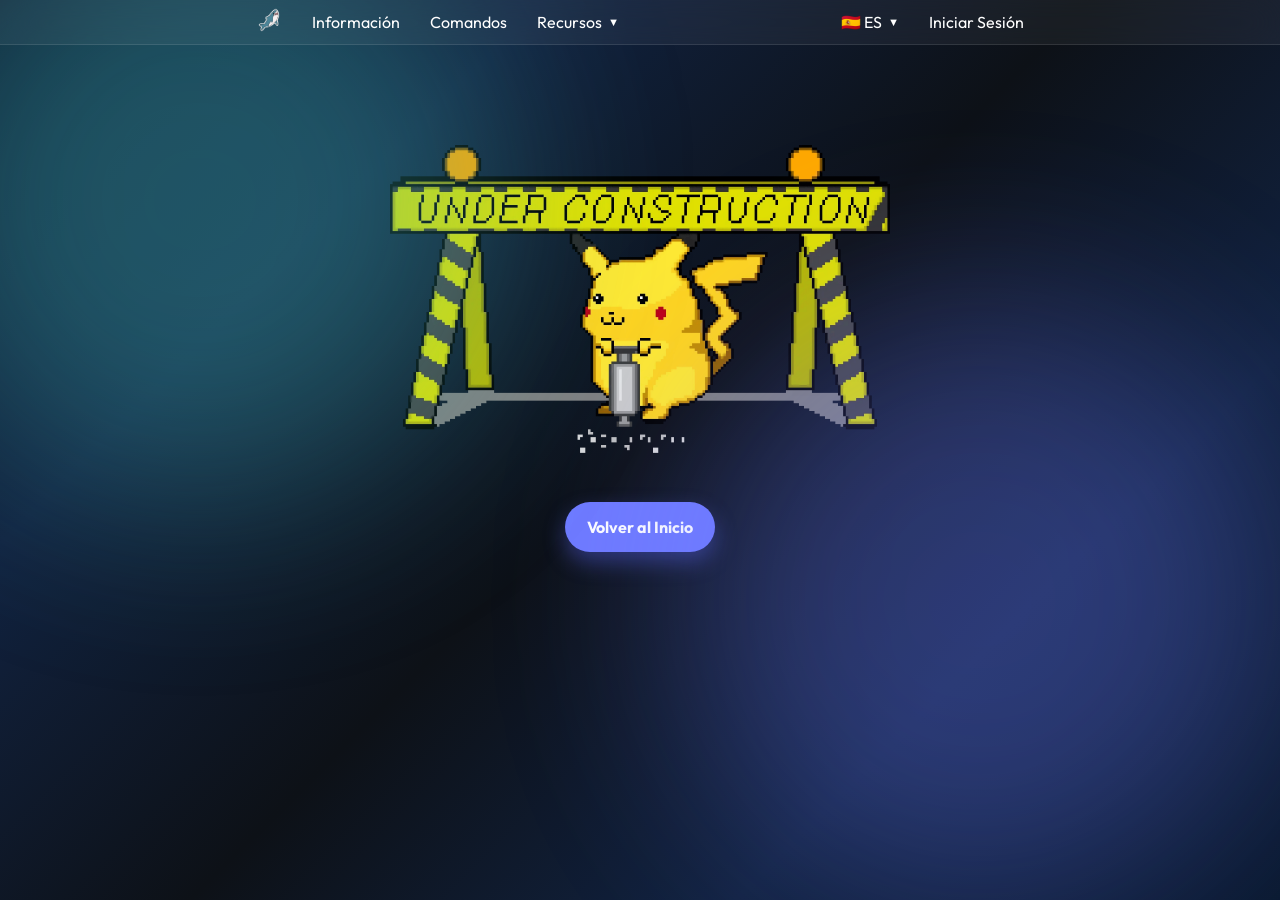
<file: es/mantenimiento.html>
<!DOCTYPE html>
<html lang="es">

<head>
    <meta charset="UTF-8">
    <meta name="viewport" content="width=device-width, initial-scale=1.0">
    <title>En Construcción | Bot Blåhaj</title>
    <link rel="icon" href="../imagenes/logo.png" type="image/png">
    <link rel="stylesheet" href="../css/general.css">
    <link rel="stylesheet" href="../css/nav.css">
</head>

<body>
    <nav class="navegacion"> <!--Menu de navegacion para todas las paginas-->
        <ul style="display:flex; gap:30px ;margin:0% 20% 0% 20%">
            <li><a href="../index"><img style="max-width: 26px;" alt="." src="../imagenes/logo.png"></a></li>
            <li><a href="info">Información</a></li>
            <li><a href="comands">Comandos</a></li>
            <li> <!--Desplegable de recursos-->
                <details>
                    <summary style="cursor:pointer;">Recursos</summary>
                    <ul style="position: absolute;">
                        <li><a href="mantenimiento">Soporte</a></li>
                        <li><a href="roadmap">Roadmap</a></li>
                        <li><a href="estado">Estado</a></li>
                    </ul>
                </details>
            </li>
            <li style="margin-left: auto;"> <!--Desplegable de Idiomas-->
                <details>
                    <summary style="cursor:pointer;">🇪🇸 ES</summary>
                    <ul style="position: absolute;">
                        <li><a href="mantenimiento">🇪🇸 Español</a></li>
                        <li><a href="../en/mantenimiento">🇬🇧 English</a></li>
                    </ul>
                </details>
            </li>
            <li><a href="mantenimiento">Iniciar Sesión</a></li>
        </ul>
    </nav>

    <main style="text-align: center; margin-top: 100px; padding: 0 20px;">
        <div style="max-width: 500px; margin: 0 auto">
            <img src="../imagenes/wip.gif" alt="Sección en construcción" style="width: 100%">
        </div>
        <a href="info" class="botomcito" style="display: inline-block; margin-top: 40px; text-decoration: none;">Volver
            al Inicio</a>
    </main>
</body>

</html
</file>
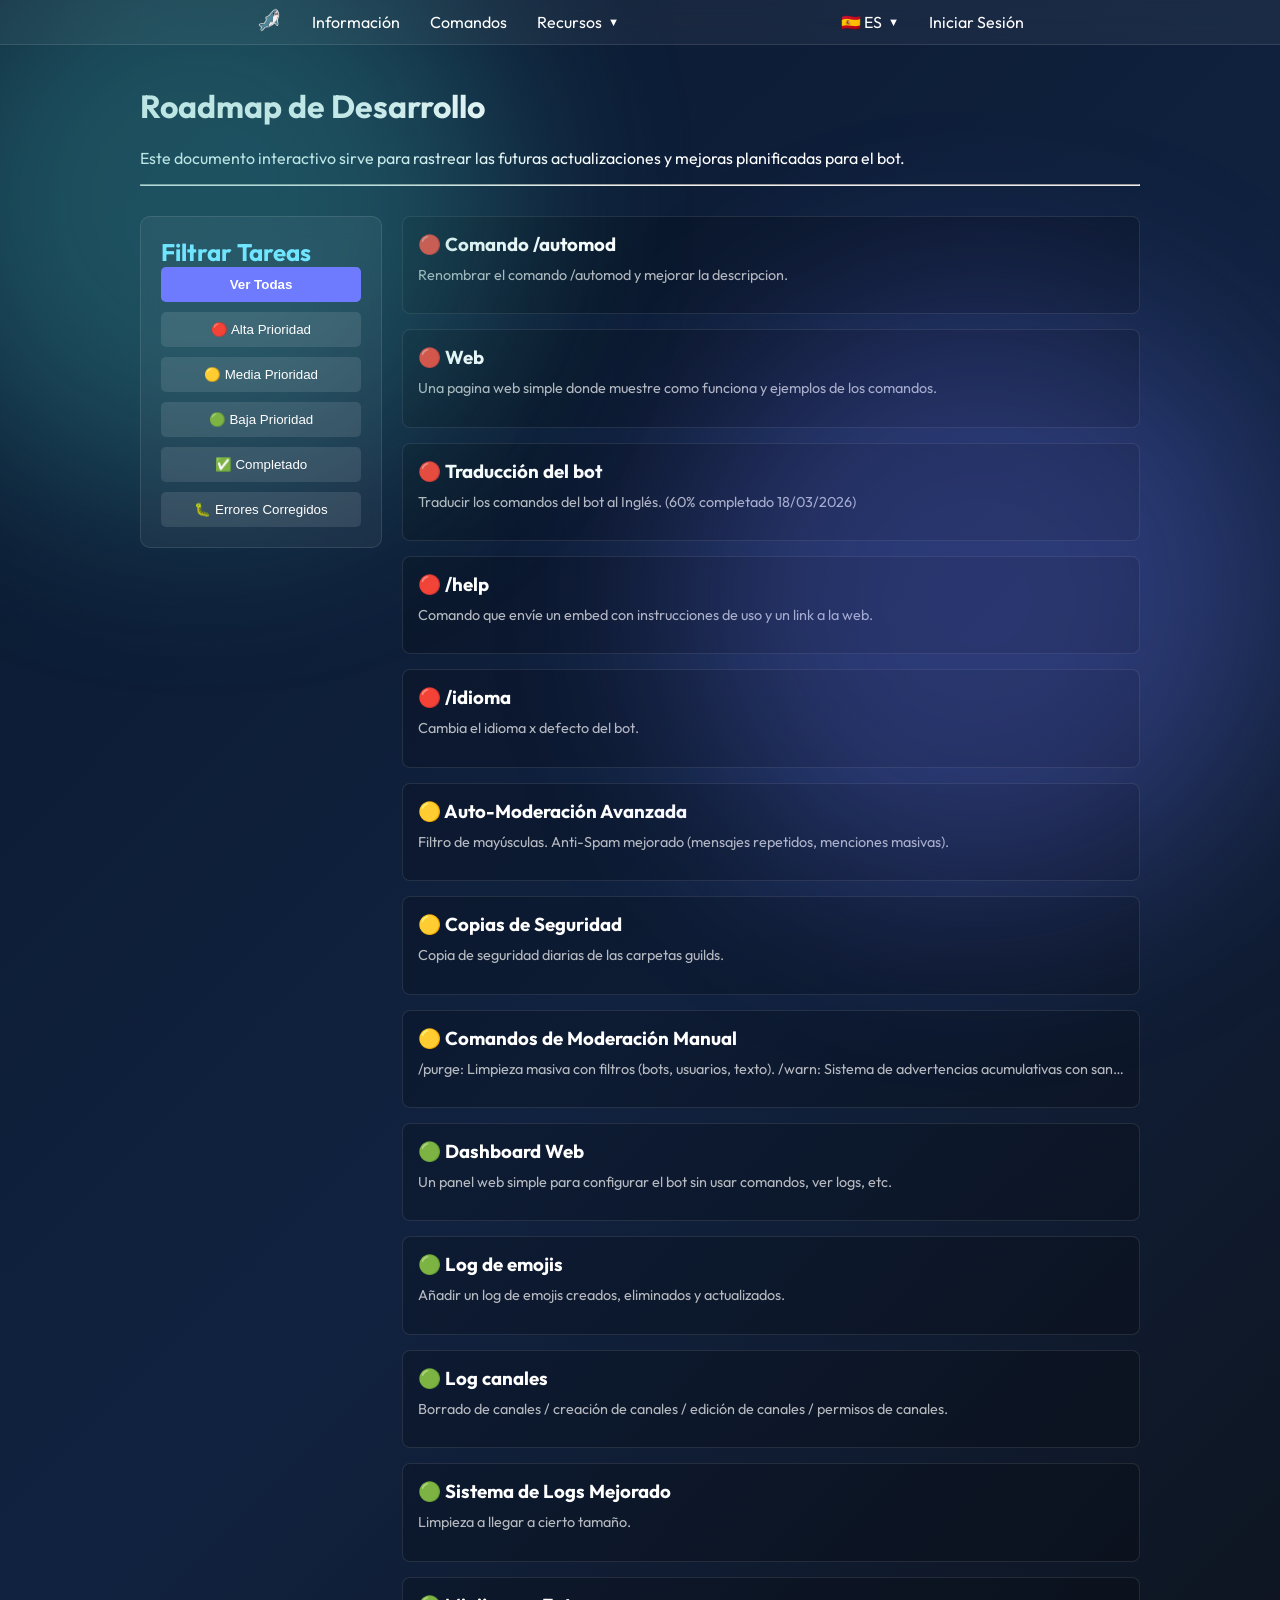
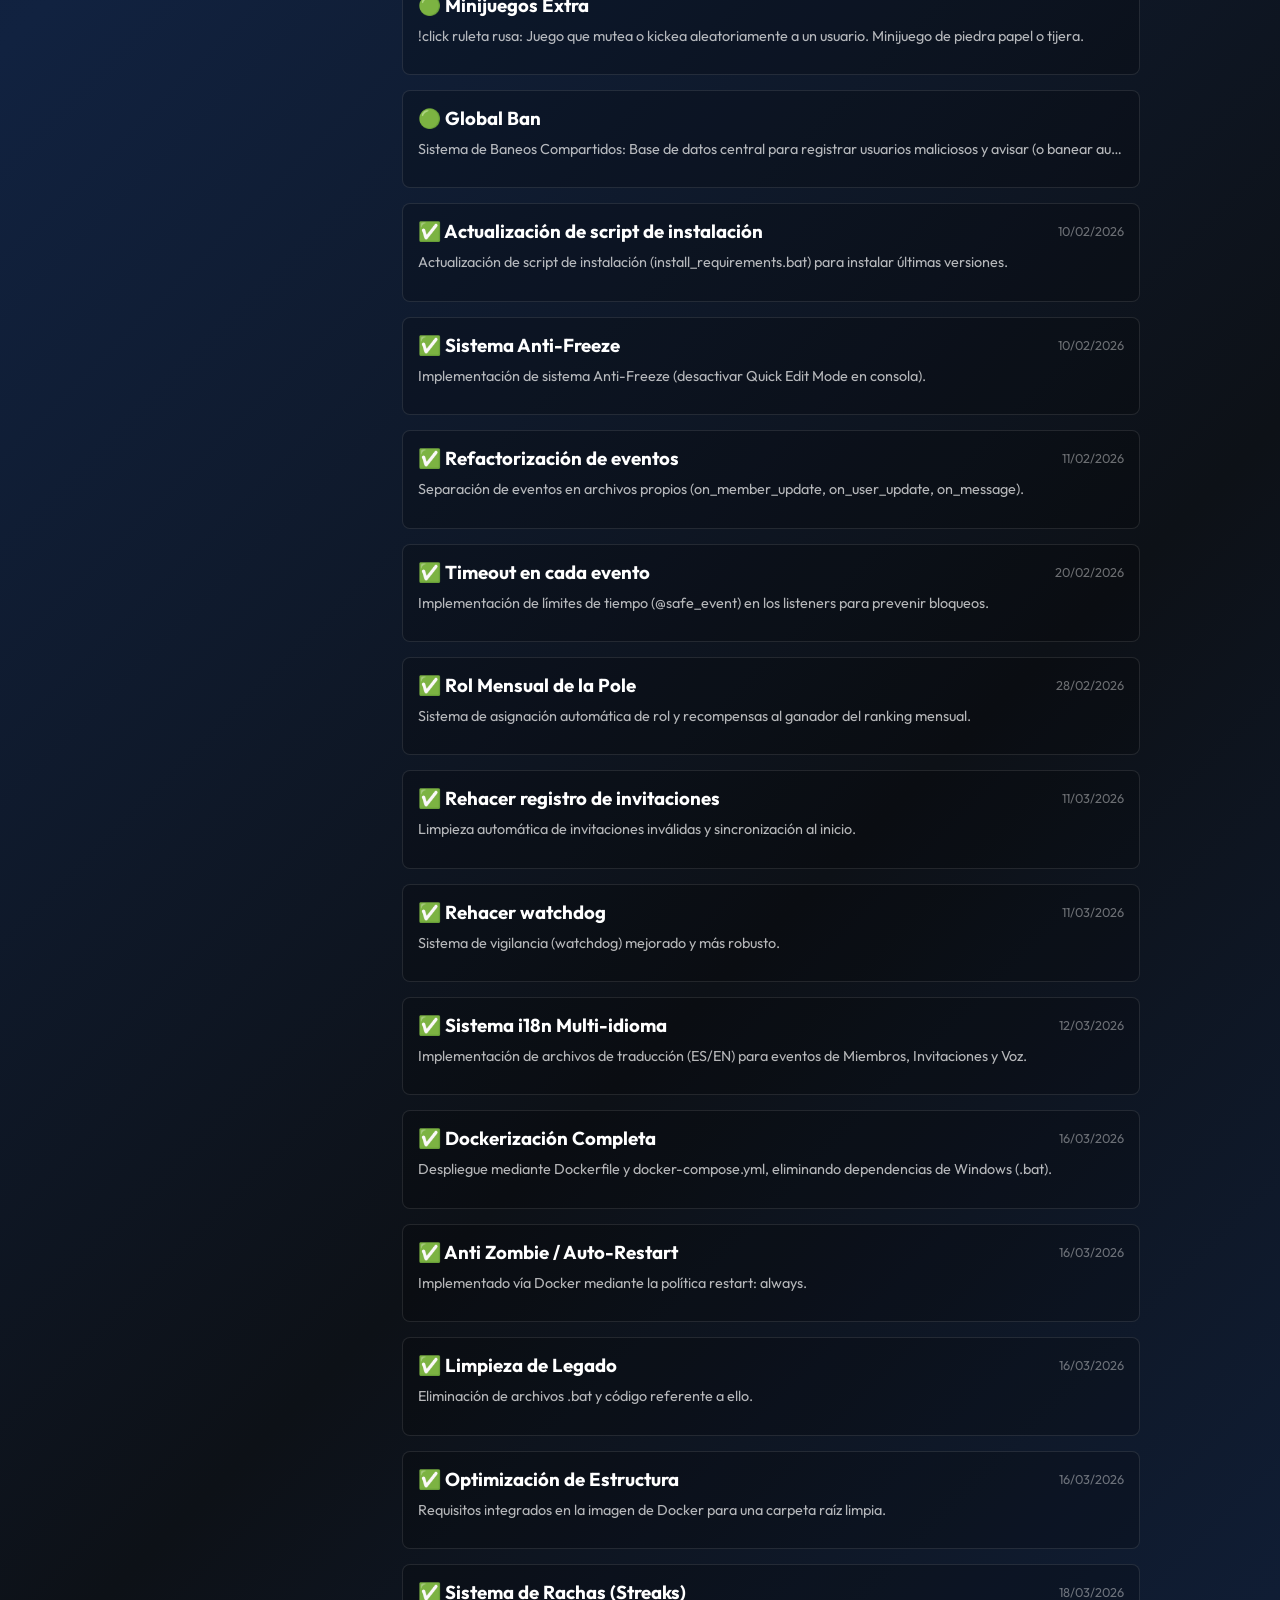
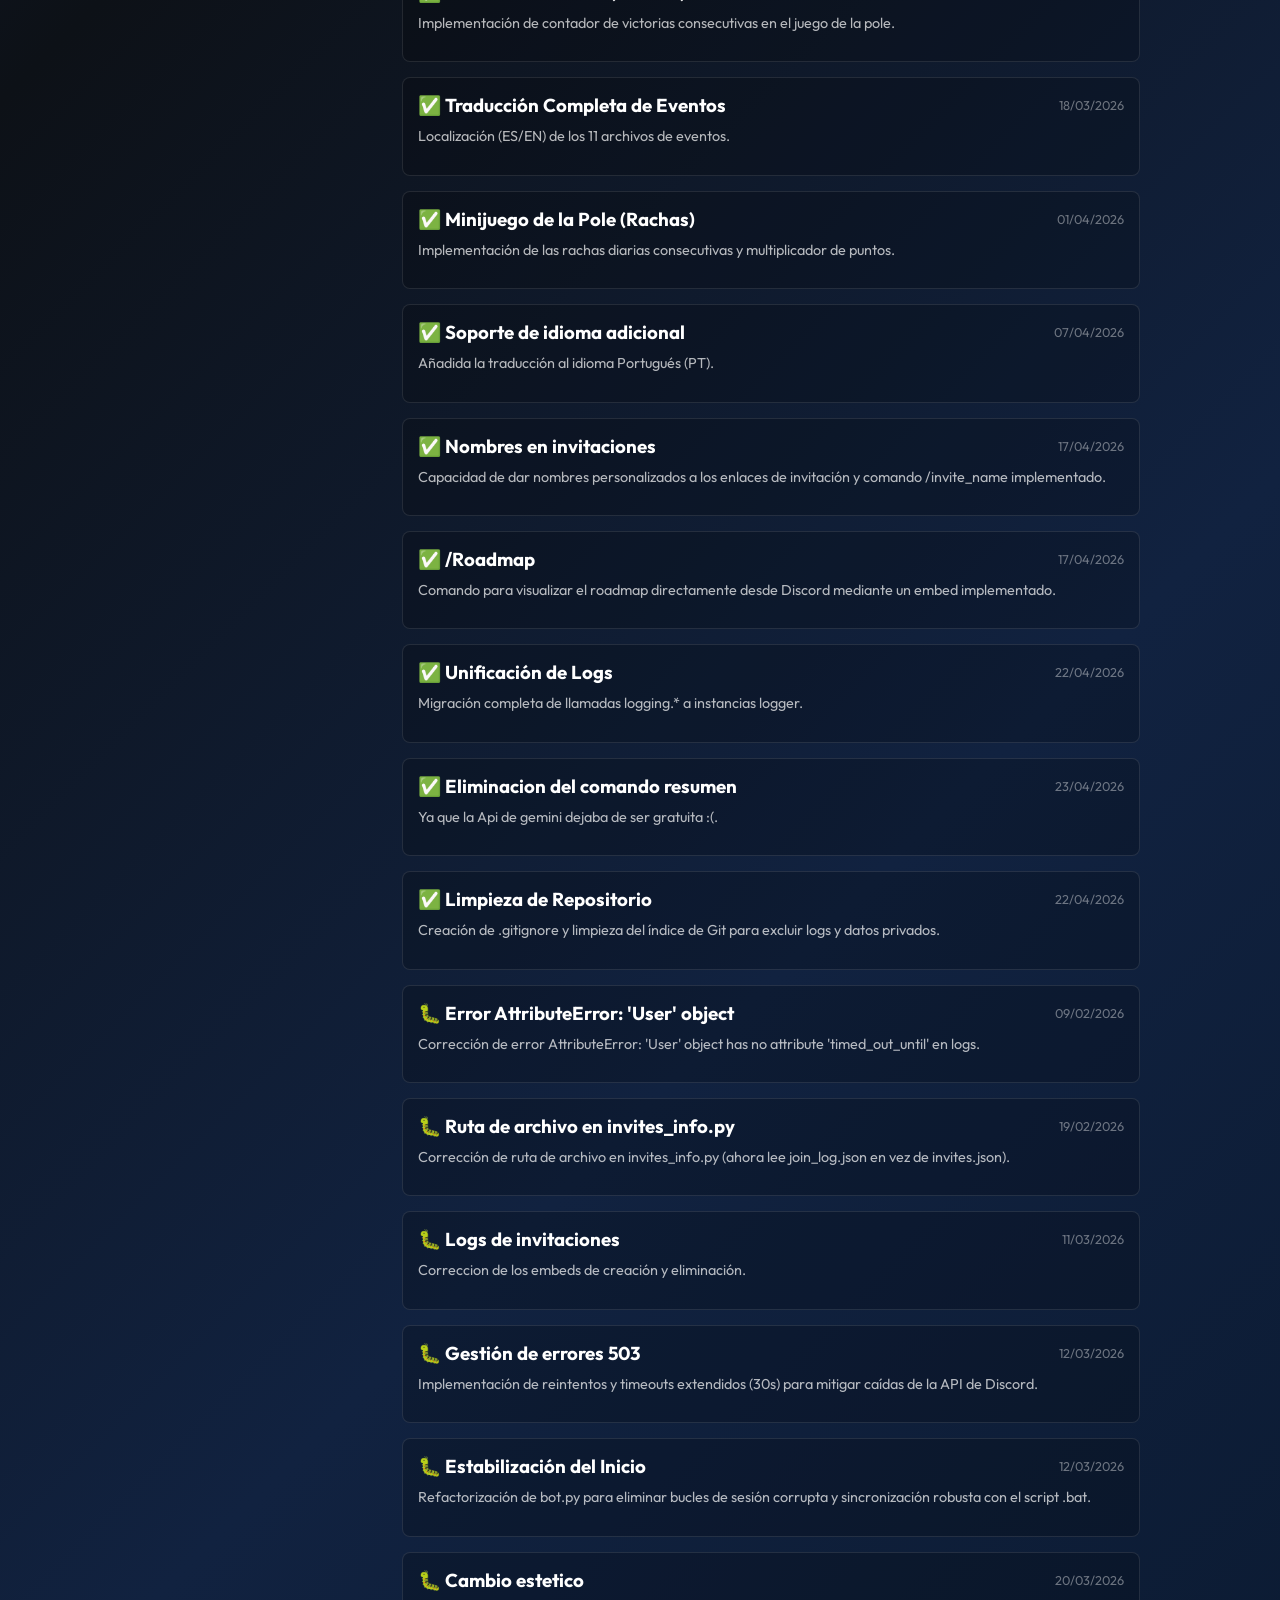
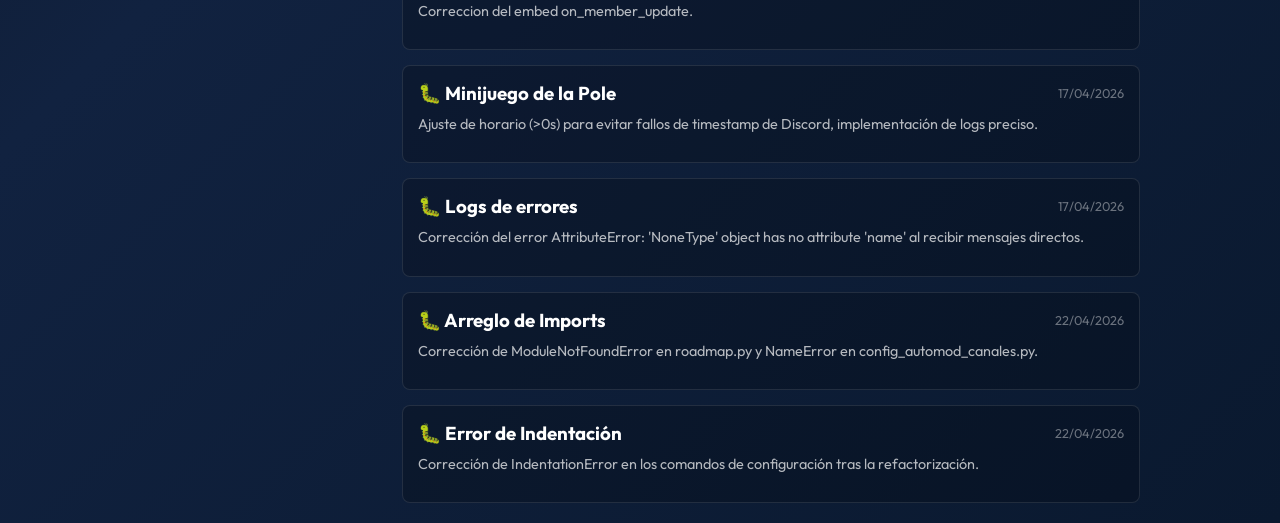
<file: es/roadmap.html>
<!DOCTYPE html>
<html lang="es">

<head>
    <meta charset="UTF-8">
    <meta name="viewport" content="width=device-width, initial-scale=1.0">
    <meta property="og:title" content="Roadmap | Bot Blåhaj">
    <meta property="og:description"
        content="El mejor bot de moderación, configuración y logs para tu servidor de Discord.">
    <meta property="og:image" content="https://botblahaj.com/imagenes/logo.png">
    <meta property="og:url" content="https://botblahaj.com/es/roadmap.html">
    <meta property="og:type" content="website">
    <meta name="twitter:card" content="summary_large_image">
    <title>Roadmap | Bot Blåhaj</title>
    <link rel="icon" href="../imagenes/logo.png" type="image/png">
    <link rel="stylesheet" href="../css/general.css">
    <link rel="stylesheet" href="../css/nav.css">
    <link rel="stylesheet" href="../css/roadmap.css">

</head>

<body style="min-width:800px;">
    <nav class="navegacion"> <!--Menu de navegacion para todas las paginas-->
        <ul style="display:flex; gap:30px; justify-content:center; padding: 0% 20% 0% 20%; margin:auto;">
            <!--display:flex centrado sin márgenes forzados-->
            <li><a href="../index"><img style="max-width: 26px;" alt="." src="../imagenes/logo.png"></a></li>
            <li><a href="info">Información</a></li>
            <li><a href="comands">Comandos</a></li>
            <li> <!--Desplegable de recursos-->
                <details>
                    <summary style="cursor:pointer;">Recursos</summary>
                    <ul style="position: absolute;">
                        <li><a href="mantenimiento">Soporte</a></li>
                        <li><a href="roadmap"><u>Roadmap</u></a></li>
                        <li><a href="estado">Estado</a></li>
                    </ul>
                </details>
            </li>
            <li style="margin-left: auto;"> <!--Desplegable de Idiomas-->
                <details>
                    <summary style="cursor:pointer;">🇪🇸 ES</summary>
                    <ul style="position: absolute;">
                        <li><a href="roadmap">🇪🇸 Español</a></li>
                        <li><a href="../en/roadmap">🇬🇧 English</a></li>
                    </ul>
                </details>
            </li>
            <li><a href="mantenimiento">Iniciar Sesión</a></li>
        </ul>
    </nav>

    <main style="margin: 0 auto; max-width:1000px; padding:20px;">

        <div>
            <h1>Roadmap de Desarrollo</h1>
            <p>Este documento interactivo sirve para rastrear las futuras actualizaciones y mejoras planificadas
                para el bot.</p>
            <hr>
        </div>

        <div style="display: flex; gap: 20px; flex-wrap: wrap; margin-top: 30px;">
            <!-- Barrita lateral -->
            <aside
                style="min-width: 200px; padding: 20px; background-color: rgba(255, 255, 255, 0.05); border-radius: 10px; border: 1px solid rgba(255, 255, 255, 0.1); height: fit-content; backdrop-filter: blur(10px);">
                <h2 style="margin-top: 0; color: #6fe5ff;">Filtrar Tareas</h2>
                <div style="display: flex; flex-direction: column; gap: 10px;">
                    <button class="filtro-btn" onclick="filtrarRoadmap('Todas')"
                        style="cursor: pointer; padding: 10px; border-radius: 5px; border: none; background: #6f7bff; color: white; font-weight: bold;">Ver
                        Todas</button>
                    <button class="filtro-btn" onclick="filtrarRoadmap('Alta')"
                        style="cursor: pointer; padding: 10px; border-radius: 5px; border: none; background: rgba(255,255,255,0.1); color: white;">🔴
                        Alta Prioridad</button>
                    <button class="filtro-btn" onclick="filtrarRoadmap('Media')"
                        style="cursor: pointer; padding: 10px; border-radius: 5px; border: none; background: rgba(255,255,255,0.1); color: white;">🟡
                        Media Prioridad</button>
                    <button class="filtro-btn" onclick="filtrarRoadmap('Baja')"
                        style="cursor: pointer; padding: 10px; border-radius: 5px; border: none; background: rgba(255,255,255,0.1); color: white;">🟢
                        Baja Prioridad</button>
                    <button class="filtro-btn" onclick="filtrarRoadmap('Completado')"
                        style="cursor: pointer; padding: 10px; border-radius: 5px; border: none; background: rgba(255,255,255,0.1); color: white;">✅
                        Completado</button>
                    <button class="filtro-btn" onclick="filtrarRoadmap('Errores')"
                        style="cursor: pointer; padding: 10px; border-radius: 5px; border: none; background: rgba(255,255,255,0.1); color: white;">🐛
                        Errores Corregidos</button>
                </div>
            </aside>

            <!-- Con tenedor principal de roadmap -->
            <div style="flex: 1; min-width: 300px;">
                <p id="estado" style="color: #6fe5ff; font-weight: bold;">Cargando tareas del Roadmap...</p>
                <div id="lista-roadmap" style="display: grid; grid-template-columns: repeat(1, minmax(0, 1fr)); gap:15px;">
                </div>
            </div>
        </div>

        <!-- Carga de los datos -->
        <div id="miModal" class="modal-overlay" onclick="toggleModal()">
            <div class="modal-content" onclick="event.stopPropagation()">
                <div style="display: flex; justify-content: space-between; align-items: center; margin-bottom: 10px;">
                    <span id="modal-etiqueta"
                        style="padding: 3px 8px; border-radius: 4px; font-size: 0.8em; font-weight: bold; background: #6fe5ff; color: #0a192f;">Alta</span>
                    <span id="modal-fecha" style="font-size: 0.9em; color: rgba(255,255,255,0.5);">Fecha</span>
                </div>
                <h2 id="modal-titulo" class="titulos-color" style="margin-top: 0; text-align: left;">Título Tarea</h2>
                <hr style="margin-bottom: 15px; opacity: 0.2;">
                <p id="modal-desc" style="color: #dbdee1; text-align: left;">Descripción detallada aquí.</p>

                <button class="botomcito" onclick="toggleModal()"
                    style="cursor: pointer; border: none; font-size: 1em; margin-top: 20px; width: 100%;">Cerrar
                    Detalles</button>
            </div>
        </div>

        <!-- Script de JS -->
        <script src="../js%20y%20xml/script.js"></script>
    </main>
</body>

</html>
</file>
<file: css/general.css>
/* importar tipografias */
@import url('https://fonts.googleapis.com/css2?family=Outfit:wght@400;700&display=swap');

body {
    font-family: 'Outfit', sans-serif;
    color: #6f7bff;
    background: linear-gradient(135deg, #0a192f, #112240, #0d1117, #112240, #0a192f);
    min-height: 100vh;
    margin: 0;
}

/* Auroras del fondo */
body::before,
body::after {
    content: '';
    position: fixed;
    width: 600px;
    height: 600px;
    border-radius: 50%;
    filter: blur(100px);
    pointer-events: none;
    opacity: 0.65;
    animation: aurora 3s infinite alternate ease-in-out;
}

body::before {
    background: #41b4b28c;
    top: -100px;
    left: -100px;
}

body::after {
    background: #6f7bff73;
    bottom: 0;
    right: 0;
    animation: aurora-inversa 3s infinite alternate ease-in-out;
}

.saltaloconejo {
    /* animacion logo */
    animation: flotar 3s ease-in-out infinite;
    filter: drop-shadow(0 0 20px #6fadff);
}

.botomcito {
    /* animacion boton invitacion */
    display: inline-flex;
    gap: 0.65rem;
    text-decoration: none;
    color: #ffffff;
    background-color: #6f7bff;
    border-radius: 999px;
    padding: 0.95rem 1.4rem;
    align-items: center;
    font-weight: 700;
    box-shadow: 0 0 0 #5865f2b8, 0 10px 22px #5865f26b;
    transition: transform 0.2s ease, box-shadow 0.2s ease;
    animation: pulse 1.9s infinite;
}

.titulos-color {
    background: linear-gradient(135deg, #ffffff, #20d6ff);
    -webkit-background-clip: text;
    -webkit-text-fill-color: transparent;
}

/* animacion loglogo */
@keyframes flotar {
    0% {
        /* donde esta quieto */
        transform: translateY(0px);
    }

    50% {
        /* se mueve 20 px abajo */
        transform: translateY(-20px);
    }

    100% {
        /* vuelve a su sitio */
        transform: translateY(0px);
    }
}

/* animacion del enlade de invitacion*/
@keyframes pulse {
    0% {
        box-shadow: 0 0 0 0 #5865f2b8, 0 10px 22px #5865f26b;
    }

    70% {
        box-shadow: 0 0 0 16px #5865f200, 0 10px 22px #5865f26b;
    }

    100% {
        box-shadow: 0 0 0 0 #5966f200, 0 10px 22px #5865f26b;
    }
}

/* animaciones de las auroras */
@keyframes aurora {
    to {
        transform: translate(50px, 50px) scale(1.2);
    }
}

@keyframes aurora-inversa {
    to {
        transform: translate(-50px, -50px) scale(1.2);
    }
}
</file>
<file: css/nav.css>
.navegacion {
    color: #ffffff;
    border-bottom: 1px solid #ffffff;
    background-color: #ffffff0d;
    backdrop-filter: blur(20px);
    border-bottom: 1px solid #ffffff1a;
    padding: 7px 0px 7px 0px;

    position: sticky;
    /* a medida que bajas el menu sigue arriba */
    top: 0px;
    /* siempre a 2px del borde superior */
    z-index: 1000;
    /* hace que el menu este por encima de todo */
}

.navegacion ul {
    /* elimina el puto punto que tienen los ul */
    list-style: none;
    padding: 0;
    align-items: center;
}

.navegacion a:hover {
    color: #6fe5ff;
}

.navegacion ul li a {
    text-decoration: none;
    list-style: none;
    color: #ffffff;
}

/* quita la flechita x defecto */
.navegacion summary::-webkit-details-marker {
    display: none;
}

.navegacion summary {
    list-style: none;
    /* Para Firefox y otros */
    display: flex;
    align-items: center;
    gap: 6px;
}

/* Dibujar la flechita */
.navegacion summary::after {
    content: "▼";
    font-size: 0.7em;
    color: #ffffff;
    transition: transform 0.3s ease;
}

/* flechita abierta */
.navegacion details[open] summary::after {
    transform: rotate(180deg);
    color: #6fe5ff;
}

/* --- desplegables del navbar--- */
.navegacion details ul {
    background-color: #ffffff0d;
    border: 1px solid #ffffff1a;
    padding: 10px 0;
    margin-top: 10px;
    min-width: 150px;
    z-index: 1001;
}

.navegacion details ul li {
    padding: 8px 20px;
}
</file>
<file: css/comandos.css>
main {
    color: #ffffff;
}

hr {
    border: none;
    height: 1px;
    background-color: #6fe5ff;
}

.titulo-principal {
    text-align: center;
    margin: 0 auto 40px auto;
}

.titulo-principal h1 {
    color: #6fe5ff;
    font-size: 2.8em;
    margin-bottom: 10px;
    text-shadow: 0 0 15px #6fe5ff66;
    letter-spacing: 1px;
}

.titulo-principal p {
    color: #b0c4de;
    font-size: 1.1em;
    line-height: 1.6;
    max-width: 700px;
    margin: 0 auto;
}

/* --- 2. Tarjetas de Comandos (Glassmorphism) --- */
.bloques {
    border-radius: 10px;
    background-color: #ffffff0d;
    border: 1px solid #ffffff1a;
    backdrop-filter: blur(15px);
    -webkit-backdrop-filter: blur(15px);
    padding: 15px;
    width: 100%;
    margin: 0 auto;
    transition: all 0.4s cubic-bezier(0.175, 0.885, 0.32, 1.275);
}

.bloques:hover {
    background-color: #ffffff14;
    border-color: #6fe5ff66 !important;
    transform: translateY(-5px);
    box-shadow: 0 10px 25px #0000004d;
}

/* Color para los textos de 'Ejemplo:' y 'Opciones:' */
.bloques strong,
.bloques p:nth-of-type(2) {
    color: #b0c4de;
    font-weight: bold;
}

/* --- 3. Etiquetas beta y normal --- */
.badge {
    font-size: 0.8em;
    padding: 3px 8px;
    border-radius: 5px;
    margin-right: 10px;
    vertical-align: middle;
    font-weight: bold;
}

.badge.beta {
    background-color: #ff9800;
    color: white;
}

.badge.normal {
    background-color: #4CAF50;
    color: white;
}

/* --- 4. El Título del Comando --- */
.titulo {
    display: flex;
    flex-direction: column;
    gap: 5px;
}

.titulo>span:first-child {
    display: flex;
    align-items: center;
    font-weight: bold;
    font-size: 1.1em;
}

.descripcion {
    font-size: 0.9em;
    color: #ffffffa6;
}

/* --- 5. Desplegables y Flechas (Optimizado) --- */
.flechita {
    display: flex;
    justify-content: space-between;
    align-items: center;
    list-style: none;
    cursor: pointer;
    font-weight: bold;
}

.flechita::-webkit-details-marker {
    display: none;
}

.flechita::after {
    content: "▼";
    font-size: 0.8em;
    color: #ffffff80;
    transition: transform 0.3s ease, color 0.3s;
}

details[open]>.flechita::after {
    transform: rotate(180deg);
    color: #6fe5ff;
}

/* Estilo para los sub-desplegables internos */
.opciones {
    background-color: #ffffff05;
    border: 1px solid #ffffff0d;
    border-radius: 6px;
    margin: 10px 0;
    padding: 10px;
}

/* --- 6. Ejemplo y Listas --- */
code {
    background-color: #0000004d;
    color: #6fe5ff;
    padding: 4px 10px;
    border-radius: 6px;
    font-size: 0.9em;
    margin: 0 5px;
}

.lista-items {
    list-style: none;
    padding-left: 5px;
    margin-top: 15px;
}

.lista-items li {
    margin-bottom: 8px;
    padding-left: 20px;
    position: relative;
    font-size: 0.95em;
    color: rgba(255, 255, 255, 0.7);
}

.lista-items li::before {
    content: "❯";
    color: #6fe5ff;
    position: absolute;
    left: 0;
    font-size: 0.9em;
    opacity: 0.8;
}
</file>
<file: css/info.css>
main {
    color: #ffffff;
}

/* --- Bloque superior --- */
.toptext {
    align-items: center;
    padding-right: 15%;
}

.toptext a {
    margin-top: 3%;
}

.toptext h1 {
    margin-bottom: 5px;
}

.toptext h2 {
    margin-top: 0px;
}

/* --- Bloque de descripciones --- */
.descripciones {}

.descripciones h2 {
    padding: 5px;
    margin-bottom: 20px;
}

.descripciones h3 {
    margin-bottom: 1px;
    color: #41b2b0;
}

.descripciones li {
    color: #dddcdc;
    margin: 20px;
    padding: 1px;
    padding-left: 15px;
    padding-right: 5%;
    list-style: none;
    background-color: #ffffff0d;
    border: 1px solid #ffffff1a;
    border-radius: 10px;
}
</file>
<file: css/roadmap.css>
main {
    color: #ffffff;
    text-align: justify;
}

h2 {
    margin-top: 40px;
    margin-bottom: 0px;
    color: #41b2b0;
}

li {
    list-style: none;
}

ul {
    margin-top: 5px;
}

.descripcion {
    margin-top: 0px;
    margin-bottom: 0px;
    padding-left: 38px;
}

.titulo {
    background-color: #032f47;
    border-radius: 10px;
    padding-bottom: 6px;
}

.chiquito {
    font-size: small;
}

.modal-overlay {
    display: none; 
    position: fixed;
    top: 0; left: 0;
    width: 100%; height: 100%;
    background: rgba(0,0,0,0.6);
    backdrop-filter: blur(5px);
    justify-content: center;
    align-items: center;
    z-index: 9999;
}

.modal-content {
    background: #162340; 
    border: 1px solid #ffffff1a;
    padding: 30px;
    border-radius: 15px;
    text-align: center;
    box-shadow: 0 10px 30px #00000080;
    max-width: 500px;
    width: 90%;
    color: #ffffff;
}
</file>
